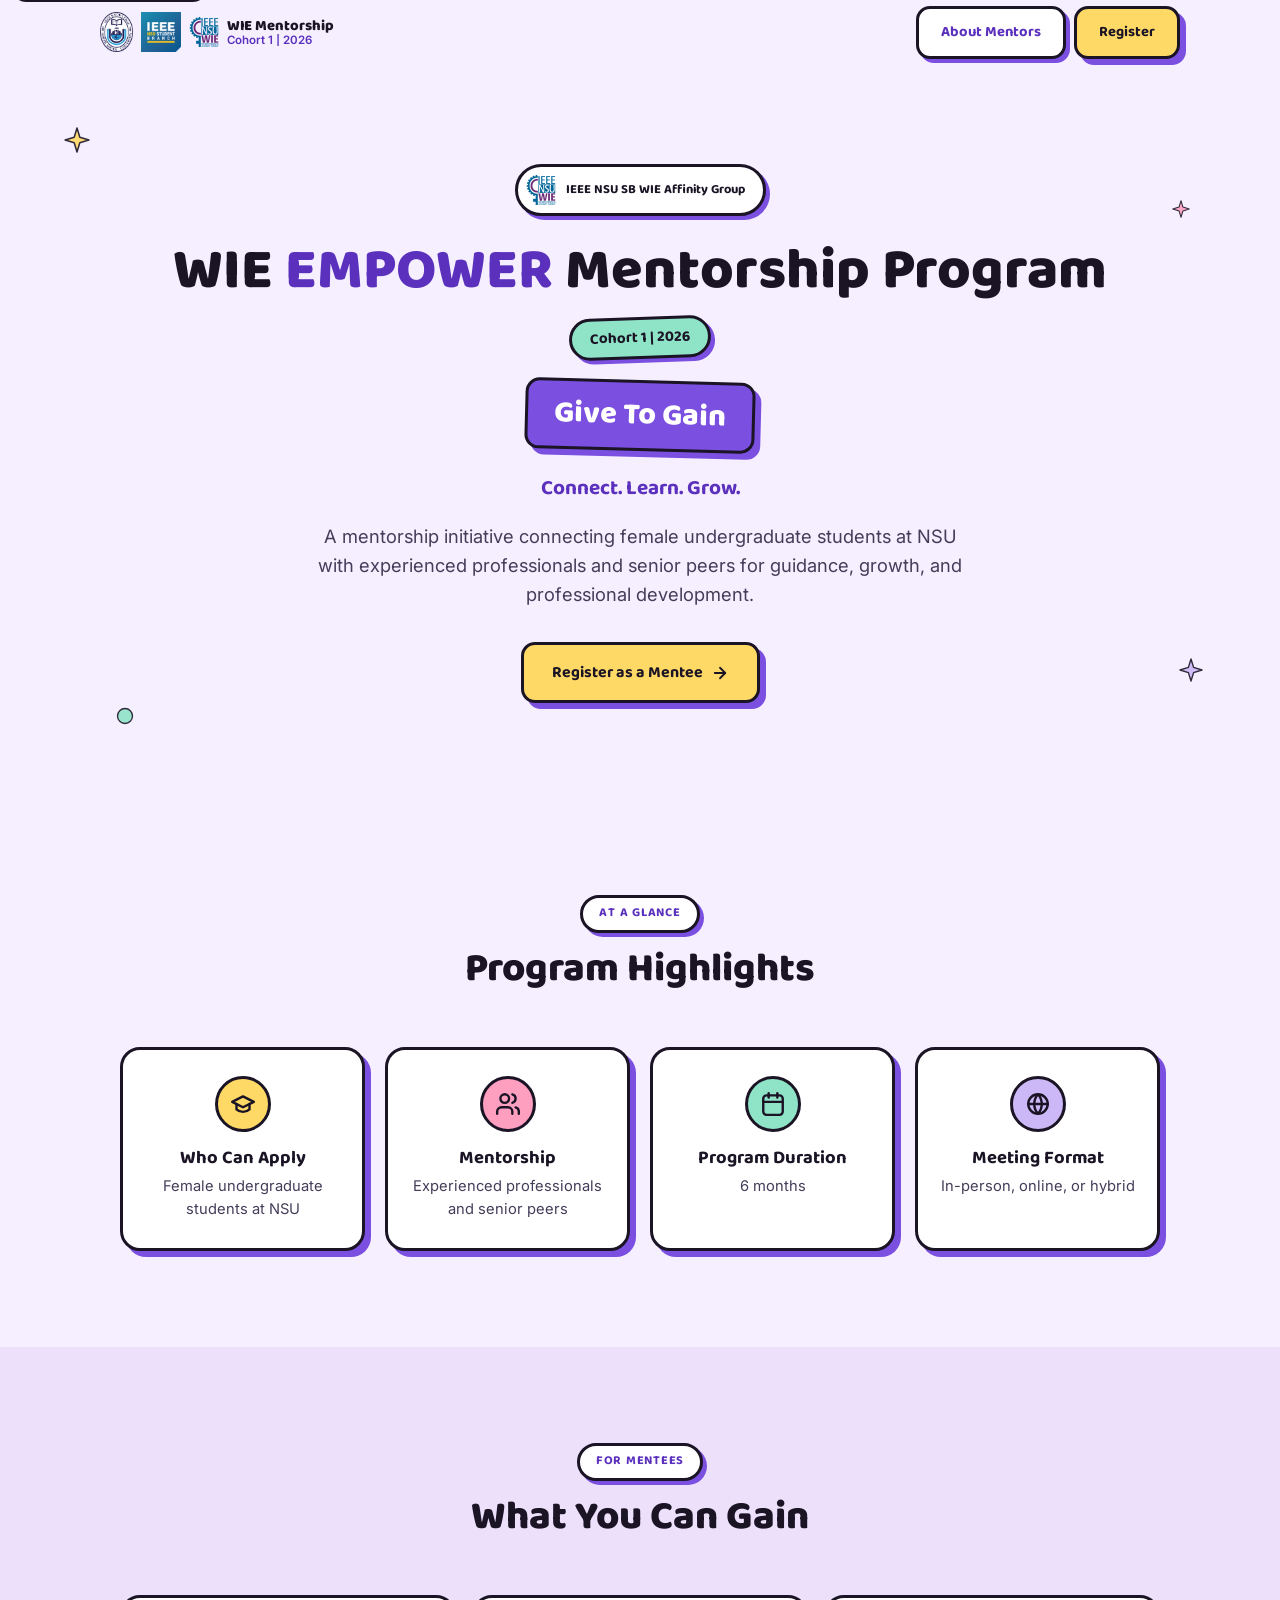
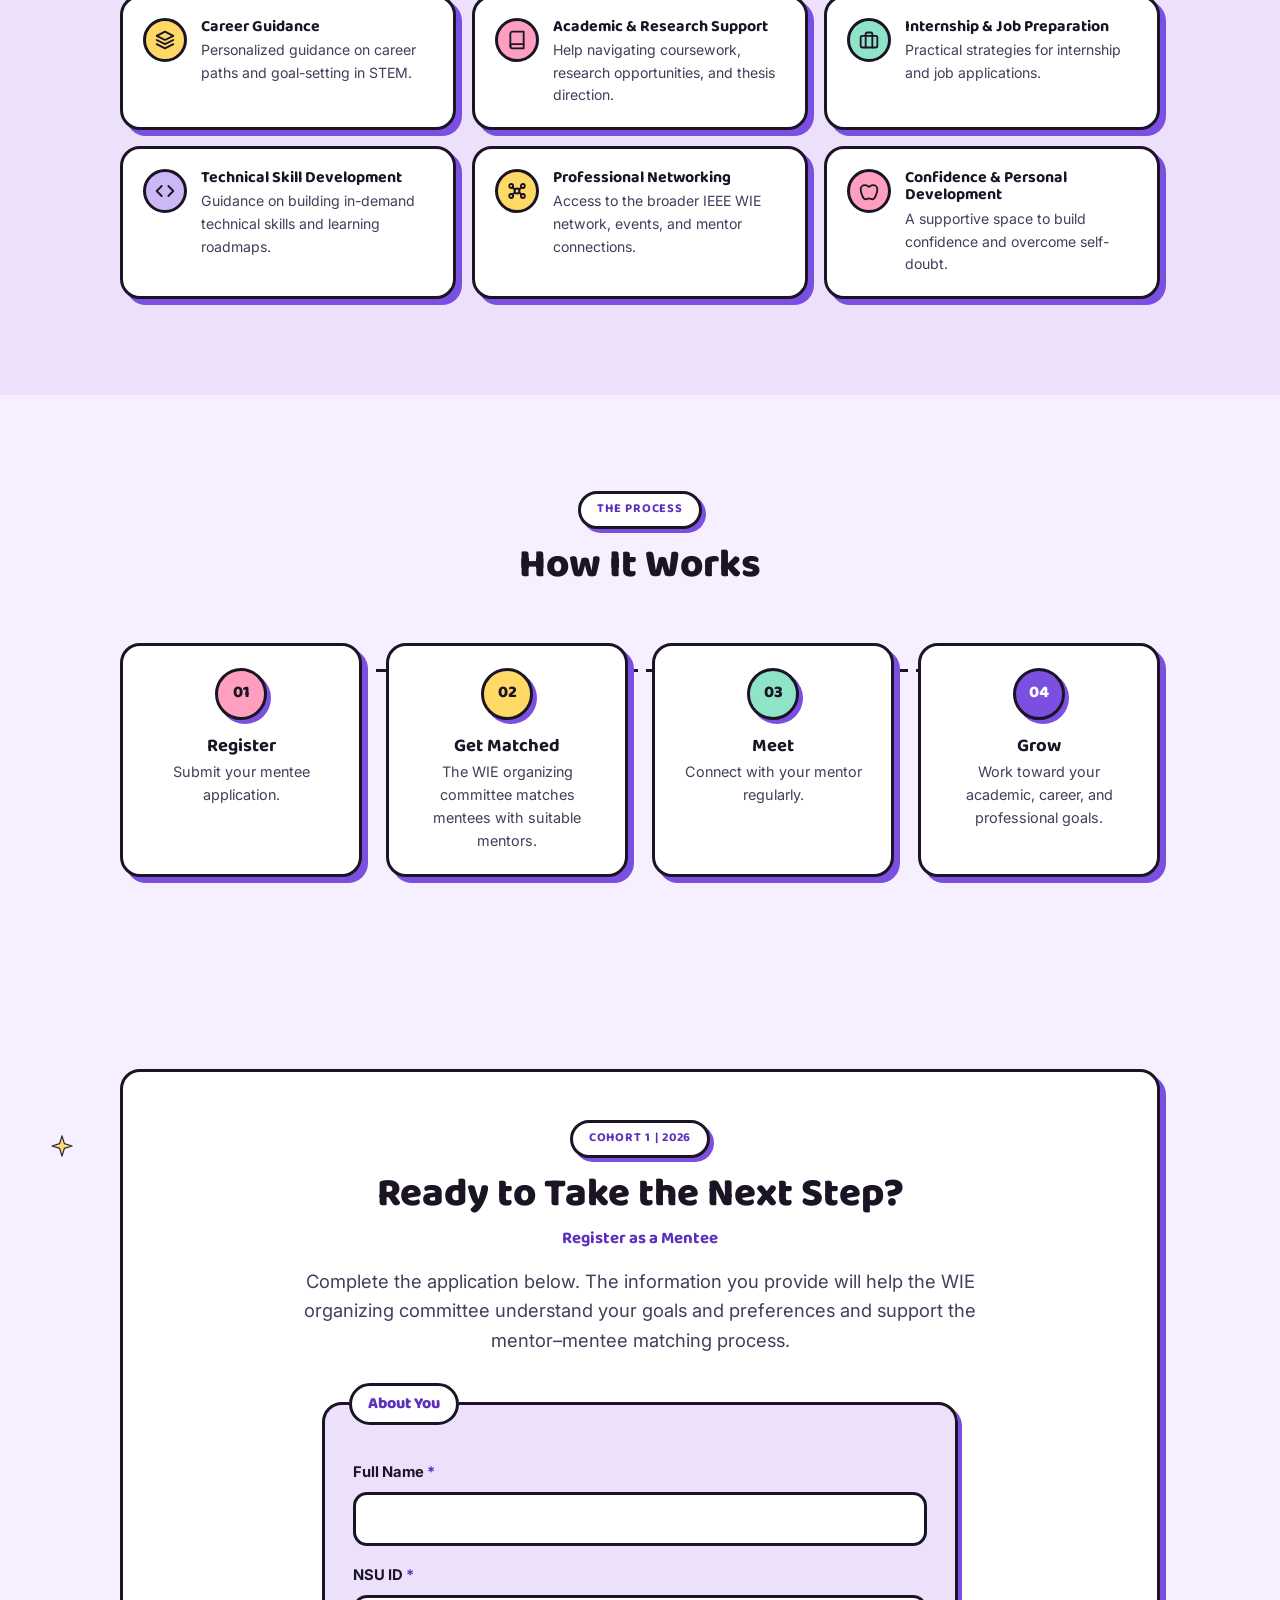
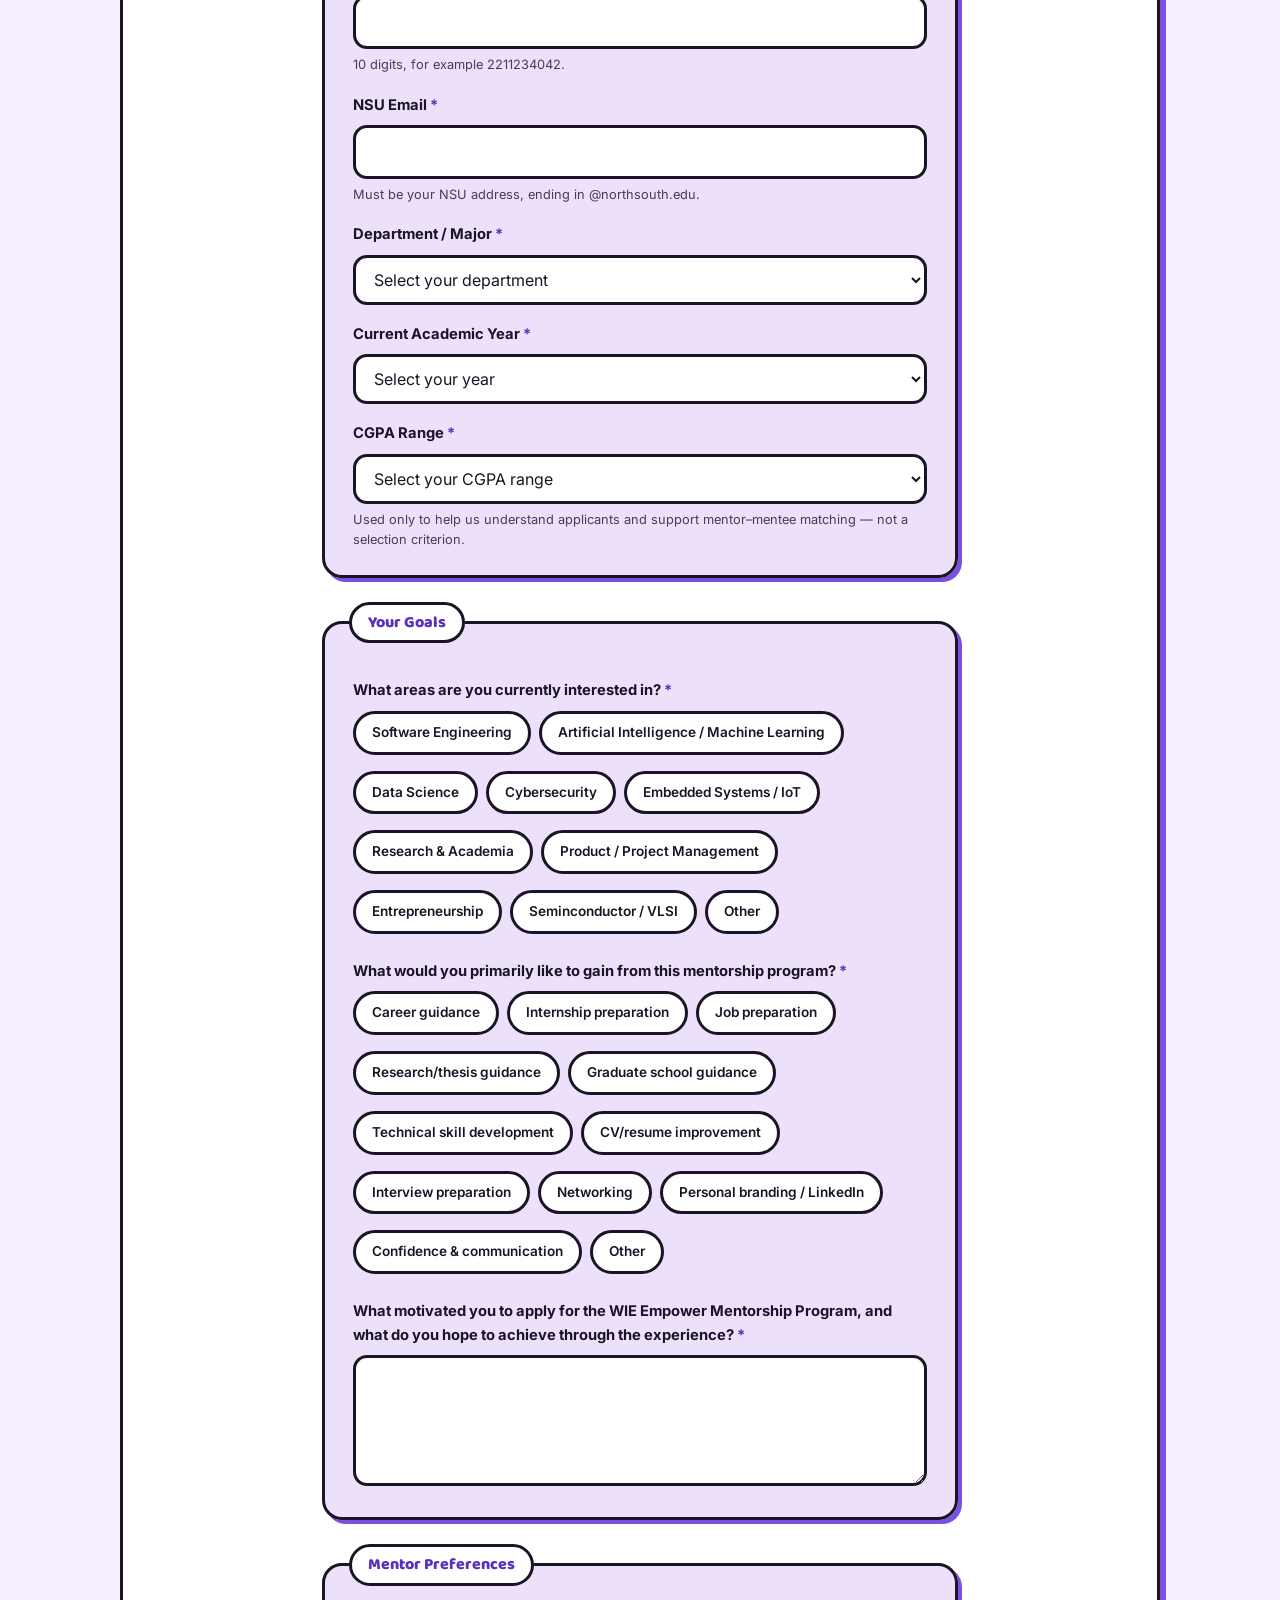
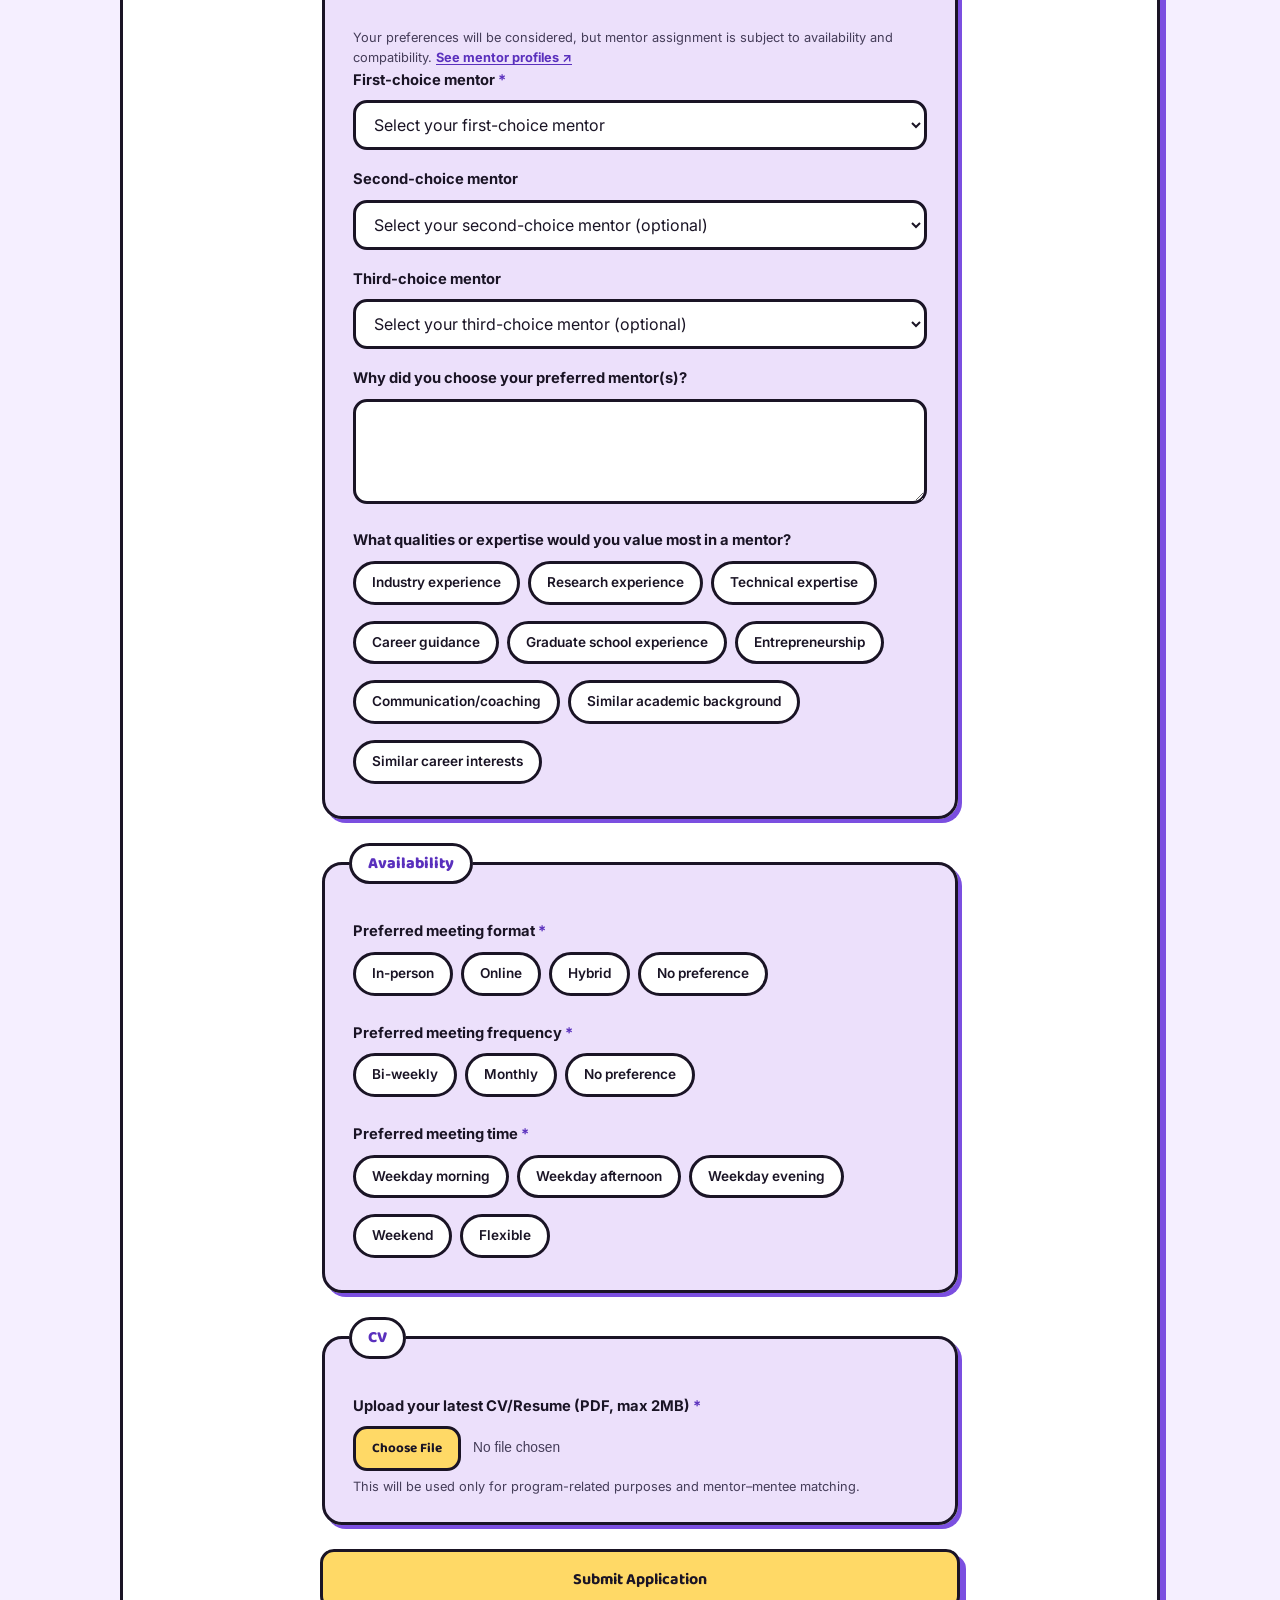
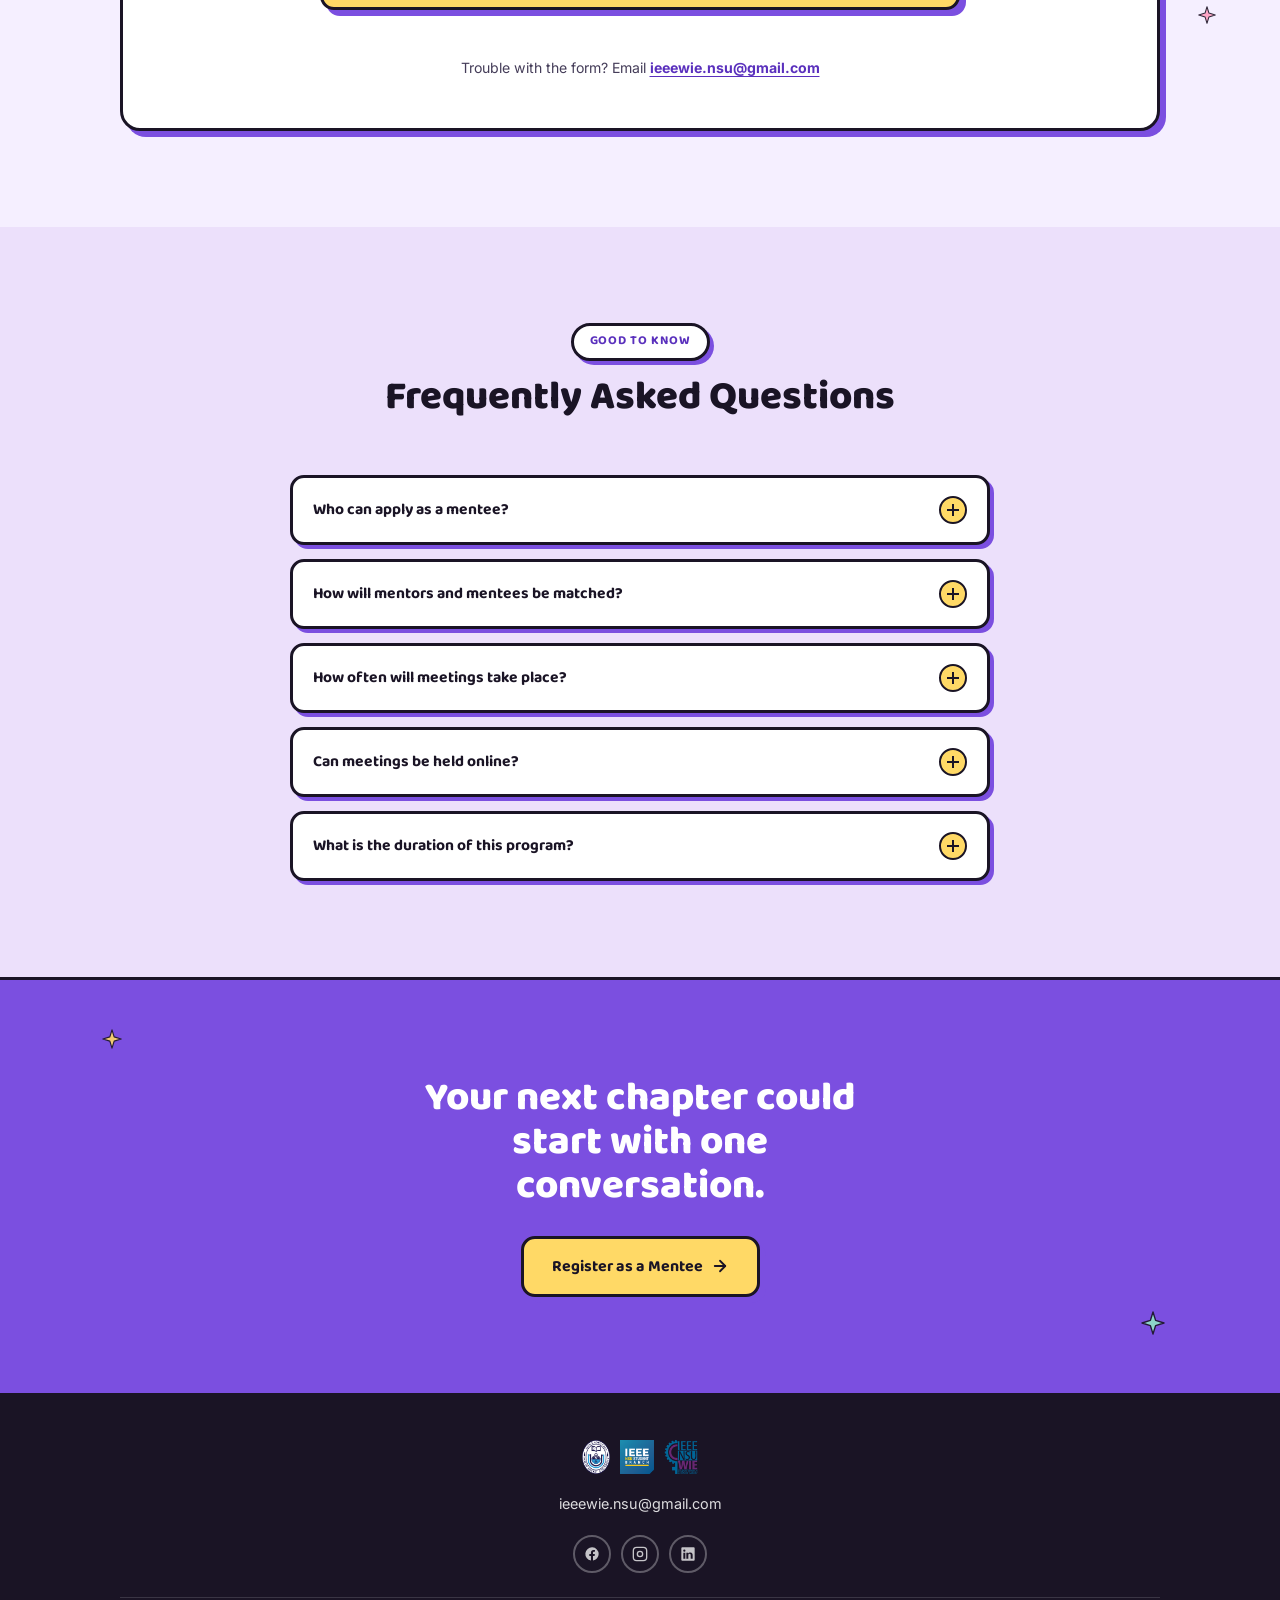
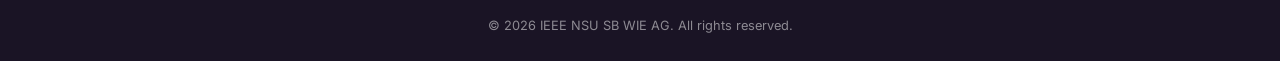
<file: index.html>
<!DOCTYPE html>
<html lang="en">
<head>
<meta charset="UTF-8" />
<meta name="viewport" content="width=device-width, initial-scale=1.0" />
<title>WIE Empower Mentorship Program — Cohort 1 | 2026</title>
<meta name="description" content="Register as a mentee in the WIE Empower Mentorship Program, Cohort 1 | 2026 — a mentorship initiative by the IEEE NSU SB WIE Affinity Group for female undergraduate students at NSU. Give To Gain." />

<link rel="icon" type="image/png" href="assets/images/favicon/favicon-96x96.png" sizes="96x96" />
<link rel="shortcut icon" href="assets/images/favicon/favicon.ico" />
<link rel="apple-touch-icon" sizes="180x180" href="assets/images/favicon/apple-touch-icon.png" />
<link rel="manifest" href="assets/images/favicon/site.webmanifest" />

<link rel="preconnect" href="https://fonts.googleapis.com" />
<link rel="preconnect" href="https://fonts.gstatic.com" crossorigin />
<link href="https://fonts.googleapis.com/css2?family=Baloo+2:wght@600;700;800&family=Inter:wght@400;500;600;700&display=swap" rel="stylesheet" />

<link rel="stylesheet" href="css/style.css" />
</head>
<body>

<a class="skip-link" href="#main">Skip to main content</a>

<!-- ============ HEADER ============ -->
<header class="site-header" id="siteHeader">
  <div class="container">
    <div class="brand">
      <img src="assets/images/nsu_logo.png" width="99" height="120" alt="IEEE NSU Student Branch logo" />
      <img src="assets/images/ieee-nsu-logo.png" width="120" height="120" alt="IEEE NSU Student Branch logo" />
      <img src="assets/images/wie-logo.png" width="120" height="120" alt="" aria-hidden="true" style="height:30px;" />
      <div class="brand-text">
        <strong>WIE Mentorship</strong>
        <span>Cohort 1 | 2026</span>
      </div>
    </div>
    <div class="header-actions">
      <a href="mentors.html" class="btn btn-ghost header-cta header-cta-secondary">About Mentors</a>
      <a href="#register" class="btn btn-primary header-cta">Register</a>
    </div>
  </div>
</header>

<main id="main">

  <!-- ============ HERO ============ -->
  <section class="hero">
    <svg class="deco deco--slow" style="top:8%; left:5%; width:26px; --rot:-8deg;" viewBox="0 0 24 24" aria-hidden="true"><path fill="#ffd966" stroke="#1a1425" stroke-width="1.4" stroke-linejoin="round" d="M12 1l2.6 8.4L23 12l-8.4 2.6L12 23l-2.6-8.4L1 12l8.4-2.6L12 1z"/></svg>
    <svg class="deco deco--fast" style="top:18%; right:7%; width:18px; --rot:10deg;" viewBox="0 0 24 24" aria-hidden="true"><path fill="#ff9fc0" stroke="#1a1425" stroke-width="1.4" stroke-linejoin="round" d="M12 1l2.6 8.4L23 12l-8.4 2.6L12 23l-2.6-8.4L1 12l8.4-2.6L12 1z"/></svg>
    <svg class="deco" style="bottom:10%; left:9%; width:20px; --rot:6deg;" viewBox="0 0 24 24" aria-hidden="true"><circle cx="12" cy="12" r="9" fill="#8fe3c7" stroke="#1a1425" stroke-width="1.6"/></svg>
    <svg class="deco deco--spin" style="bottom:16%; right:6%; width:24px; --rot:-6deg;" viewBox="0 0 24 24" aria-hidden="true"><path fill="#cdb8f7" stroke="#1a1425" stroke-width="1.4" stroke-linejoin="round" d="M12 1l2.6 8.4L23 12l-8.4 2.6L12 23l-2.6-8.4L1 12l8.4-2.6L12 1z"/></svg>

    <div class="container">
      <div class="hero-lockup" data-reveal>
        <img src="assets/images/wie-logo.png" width="120" height="120" alt="IEEE NSU SB WIE Affinity Group logo" />
        <span>IEEE NSU SB WIE Affinity Group</span>
      </div>

      <h1 data-reveal style="--reveal-delay:60ms;">WIE <span class="accent">EMPOWER </span>Mentorship Program</h1>

      <div data-reveal style="--reveal-delay:120ms;">
        <span class="hero-cohort">Cohort 1 | 2026</span>
      </div>

      <div data-reveal style="--reveal-delay:180ms;">
        <span class="hero-theme">Give To Gain</span>
      </div>

      <p class="hero-tagline" data-reveal style="--reveal-delay:220ms;">Connect. Learn. Grow.</p>

      <p class="lede" data-reveal style="--reveal-delay:260ms;">A mentorship initiative connecting female undergraduate students at NSU with experienced professionals and senior peers for guidance, growth, and professional development.</p>

      <div class="hero-actions" data-reveal style="--reveal-delay:320ms;">
        <a href="#register" class="btn btn-primary">
          Register as a Mentee
          <svg viewBox="0 0 24 24" fill="none" stroke="currentColor" stroke-width="2.4" stroke-linecap="round" stroke-linejoin="round"><line x1="5" y1="12" x2="19" y2="12"></line><polyline points="12 5 19 12 12 19"></polyline></svg>
        </a>
      </div>
    </div>
  </section>

  <!-- ============ PROGRAM HIGHLIGHTS ============ -->
  <section class="section" id="highlights">
    <div class="container">
      <div class="section-head" data-reveal>
        <span class="eyebrow">At a Glance</span>
        <h2>Program Highlights</h2>
      </div>

      <div class="highlight-grid">
        <article class="highlight-card panel" data-reveal>
          <div class="icon-badge">
            <svg viewBox="0 0 24 24" fill="none" stroke="#1a1425" stroke-width="2.2" stroke-linecap="round" stroke-linejoin="round"><path d="M22 10 12 5 2 10l10 5 10-5z"></path><path d="M6 12v5c3 3 9 3 12 0v-5"></path></svg>
          </div>
          <h3>Who Can Apply</h3>
          <p>Female undergraduate students at NSU</p>
        </article>

        <article class="highlight-card panel" data-reveal style="--reveal-delay:80ms;">
          <div class="icon-badge">
            <svg viewBox="0 0 24 24" fill="none" stroke="#1a1425" stroke-width="2.2" stroke-linecap="round" stroke-linejoin="round"><path d="M16 21v-2a4 4 0 0 0-4-4H6a4 4 0 0 0-4 4v2"></path><circle cx="9" cy="7" r="4"></circle><path d="M22 21v-2a4 4 0 0 0-3-3.87"></path><path d="M16 3.13a4 4 0 0 1 0 7.75"></path></svg>
          </div>
          <h3>Mentorship</h3>
          <p>Experienced professionals and senior peers</p>
        </article>

        <article class="highlight-card panel" data-reveal style="--reveal-delay:160ms;">
          <div class="icon-badge">
            <svg viewBox="0 0 24 24" fill="none" stroke="#1a1425" stroke-width="2.2" stroke-linecap="round" stroke-linejoin="round"><rect x="3" y="4" width="18" height="18" rx="3"></rect><line x1="16" y1="2" x2="16" y2="6"></line><line x1="8" y1="2" x2="8" y2="6"></line><line x1="3" y1="10" x2="21" y2="10"></line></svg>
          </div>
          <h3>Program Duration</h3>
          <p>6 months</p>
        </article>

        <article class="highlight-card panel" data-reveal style="--reveal-delay:240ms;">
          <div class="icon-badge">
            <svg viewBox="0 0 24 24" fill="none" stroke="#1a1425" stroke-width="2.2" stroke-linecap="round" stroke-linejoin="round"><circle cx="12" cy="12" r="9"></circle><line x1="3" y1="12" x2="21" y2="12"></line><path d="M12 3a13.5 13.5 0 0 1 3.5 9A13.5 13.5 0 0 1 12 21 13.5 13.5 0 0 1 8.5 12 13.5 13.5 0 0 1 12 3z"></path></svg>
          </div>
          <h3>Meeting Format</h3>
          <p>In-person, online, or hybrid</p>
        </article>
      </div>
    </div>
  </section>

  <!-- ============ WHAT YOU CAN GAIN ============ -->
  <section class="section" id="gain" style="background:var(--bg-panel);">
    <div class="container">
      <div class="section-head" data-reveal>
        <span class="eyebrow">For Mentees</span>
        <h2>What You Can Gain</h2>
      </div>

      <div class="gain-grid">
        <article class="gain-card panel" data-reveal>
          <div class="icon-badge">
            <svg viewBox="0 0 24 24" fill="none" stroke="#1a1425" stroke-width="2.2" stroke-linecap="round" stroke-linejoin="round"><path d="M12 2 2 7l10 5 10-5-10-5z"></path><path d="M2 17l10 5 10-5"></path><path d="M2 12l10 5 10-5"></path></svg>
          </div>
          <div>
            <h3>Career Guidance</h3>
            <p>Personalized guidance on career paths and goal-setting in STEM.</p>
          </div>
        </article>

        <article class="gain-card panel" data-reveal style="--reveal-delay:60ms;">
          <div class="icon-badge">
            <svg viewBox="0 0 24 24" fill="none" stroke="#1a1425" stroke-width="2.2" stroke-linecap="round" stroke-linejoin="round"><path d="M4 19.5A2.5 2.5 0 0 1 6.5 17H20"></path><path d="M6.5 2H20v20H6.5A2.5 2.5 0 0 1 4 19.5v-15A2.5 2.5 0 0 1 6.5 2z"></path></svg>
          </div>
          <div>
            <h3>Academic &amp; Research Support</h3>
            <p>Help navigating coursework, research opportunities, and thesis direction.</p>
          </div>
        </article>

        <article class="gain-card panel" data-reveal style="--reveal-delay:120ms;">
          <div class="icon-badge">
            <svg viewBox="0 0 24 24" fill="none" stroke="#1a1425" stroke-width="2.2" stroke-linecap="round" stroke-linejoin="round"><rect x="2" y="7" width="20" height="14" rx="2"></rect><path d="M16 21V5a2 2 0 0 0-2-2h-4a2 2 0 0 0-2 2v16"></path></svg>
          </div>
          <div>
            <h3>Internship &amp; Job Preparation</h3>
            <p>Practical strategies for internship and job applications.</p>
          </div>
        </article>

        <article class="gain-card panel" data-reveal style="--reveal-delay:180ms;">
          <div class="icon-badge">
            <svg viewBox="0 0 24 24" fill="none" stroke="#1a1425" stroke-width="2.2" stroke-linecap="round" stroke-linejoin="round"><polyline points="16 18 22 12 16 6"></polyline><polyline points="8 6 2 12 8 18"></polyline></svg>
          </div>
          <div>
            <h3>Technical Skill Development</h3>
            <p>Guidance on building in-demand technical skills and learning roadmaps.</p>
          </div>
        </article>

        <article class="gain-card panel" data-reveal style="--reveal-delay:240ms;">
          <div class="icon-badge">
            <svg viewBox="0 0 24 24" fill="none" stroke="#1a1425" stroke-width="2.2" stroke-linecap="round" stroke-linejoin="round"><circle cx="12" cy="12" r="3"></circle><circle cx="5" cy="6" r="2.4"></circle><circle cx="19" cy="6" r="2.4"></circle><circle cx="5" cy="18" r="2.4"></circle><circle cx="19" cy="18" r="2.4"></circle><line x1="9.5" y1="10.5" x2="6.5" y2="7.5"></line><line x1="14.5" y1="10.5" x2="17.5" y2="7.5"></line><line x1="9.5" y1="13.5" x2="6.5" y2="16.5"></line><line x1="14.5" y1="13.5" x2="17.5" y2="16.5"></line></svg>
          </div>
          <div>
            <h3>Professional Networking</h3>
            <p>Access to the broader IEEE WIE network, events, and mentor connections.</p>
          </div>
        </article>

        <article class="gain-card panel" data-reveal style="--reveal-delay:300ms;">
          <div class="icon-badge">
            <svg viewBox="0 0 24 24" fill="none" stroke="#1a1425" stroke-width="2.2" stroke-linecap="round" stroke-linejoin="round"><path d="M12 20.94c1.5 0 2.75 1.06 4 1.06 3 0 6-8 6-12.22A4.91 4.91 0 0 0 17 5c-2.22 0-4 1.44-5 2-1-.56-2.78-2-5-2a4.9 4.9 0 0 0-5 4.78C2 14 5 22 8 22c1.25 0 2.5-1.06 4-1.06z"></path></svg>
          </div>
          <div>
            <h3>Confidence &amp; Personal Development</h3>
            <p>A supportive space to build confidence and overcome self-doubt.</p>
          </div>
        </article>
      </div>
    </div>
  </section>

  <!-- ============ HOW IT WORKS ============ -->
  <section class="section" id="how-it-works">
    <div class="container">
      <div class="section-head" data-reveal>
        <span class="eyebrow">The Process</span>
        <h2>How It Works</h2>
      </div>

      <div class="steps">
        <div class="step-connector" aria-hidden="true"></div>

        <div class="step-card panel" data-reveal>
          <div class="step-num">01</div>
          <div class="step-body">
            <h3>Register</h3>
            <p>Submit your mentee application.</p>
          </div>
        </div>

        <div class="step-card panel" data-reveal style="--reveal-delay:80ms;">
          <div class="step-num">02</div>
          <div class="step-body">
            <h3>Get Matched</h3>
            <p>The WIE organizing committee matches mentees with suitable mentors.</p>
          </div>
        </div>

        <div class="step-card panel" data-reveal style="--reveal-delay:160ms;">
          <div class="step-num">03</div>
          <div class="step-body">
            <h3>Meet</h3>
            <p>Connect with your mentor regularly.</p>
          </div>
        </div>

        <div class="step-card panel" data-reveal style="--reveal-delay:240ms;">
          <div class="step-num">04</div>
          <div class="step-body">
            <h3>Grow</h3>
            <p>Work toward your academic, career, and professional goals.</p>
          </div>
        </div>
      </div>
    </div>
  </section>

  <!-- ============ REGISTRATION ============ -->
  <section class="section register-section" id="register">
    <svg class="deco deco--slow" style="top:4%; left:4%; width:22px; --rot:-10deg;" viewBox="0 0 24 24" aria-hidden="true"><path fill="#ffd966" stroke="#1a1425" stroke-width="1.4" stroke-linejoin="round" d="M12 1l2.6 8.4L23 12l-8.4 2.6L12 23l-2.6-8.4L1 12l8.4-2.6L12 1z"/></svg>
    <svg class="deco deco--fast" style="bottom:5%; right:5%; width:18px; --rot:8deg;" viewBox="0 0 24 24" aria-hidden="true"><path fill="#ff9fc0" stroke="#1a1425" stroke-width="1.4" stroke-linejoin="round" d="M12 1l2.6 8.4L23 12l-8.4 2.6L12 23l-2.6-8.4L1 12l8.4-2.6L12 1z"/></svg>

    <div class="container">
      <div class="register-panel panel" data-reveal>
        <span class="eyebrow">Cohort 1 | 2026</span>
        <h2>Ready to Take the Next Step?</h2>
        <p class="section-sub">Register as a Mentee</p>
        <p class="lede">Complete the application below. The information you provide will help the WIE organizing committee understand your goals and preferences and support the mentor–mentee matching process.</p>

        <form id="registrationForm" class="reg-form" novalidate>

          <fieldset class="form-section">
            <legend>About You</legend>

            <div class="form-field">
              <label for="fullName">Full Name <span class="req">*</span></label>
              <input type="text" id="fullName" name="fullName" autocomplete="name" required />
            </div>

            <div class="form-field">
              <label for="nsuId">NSU ID <span class="req">*</span></label>
              <!-- inputmode only picks the phone keyboard; pattern is what actually
                   validates. Keep in sync with NSU_ID_PATTERN in apps-script/Code.gs. -->
              <input type="text" id="nsuId" name="nsuId" inputmode="numeric"
                     pattern="[0-9]{10}" minlength="10" maxlength="10"
                     autocomplete="off" required />
              <p class="field-hint">10 digits, for example 2211234042.</p>
              <p class="field-error is-hidden" id="nsuIdError"></p>
            </div>

            <div class="form-field">
              <label for="nsuEmail">NSU Email <span class="req">*</span></label>
              <!-- The @northsouth.edu rule lives in js/form.js rather than in a pattern
                   attribute, so the domain can be matched case-insensitively, and again in
                   apps-script/Code.gs because this one is trivially bypassed. -->
              <input type="email" id="nsuEmail" name="nsuEmail" autocomplete="email" required />
              <p class="field-hint">Must be your NSU address, ending in @northsouth.edu.</p>
              <p class="field-error is-hidden" id="nsuEmailError"></p>
            </div>

            <div class="form-field">
              <label for="department">Department / Major <span class="req">*</span></label>
              <select id="department" name="department" required></select>
            </div>

            <div class="form-field">
              <label for="academicYear">Current Academic Year <span class="req">*</span></label>
              <select id="academicYear" name="academicYear" required></select>
            </div>

            <div class="form-field">
              <label for="cgpaRange">CGPA Range <span class="req">*</span></label>
              <select id="cgpaRange" name="cgpaRange" required></select>
              <p class="field-hint">Used only to help us understand applicants and support mentor–mentee matching — not a selection criterion.</p>
            </div>
          </fieldset>

          <fieldset class="form-section">
            <legend>Your Goals</legend>

            <div class="form-field">
              <span class="form-field-label">What areas are you currently interested in? <span class="req">*</span></span>
              <div class="checkbox-grid" id="interestAreasGroup"></div>
              <input type="text" id="interestAreasOther" class="other-input is-hidden" placeholder="Tell us more" />
            </div>

            <div class="form-field">
              <span class="form-field-label">What would you primarily like to gain from this mentorship program? <span class="req">*</span></span>
              <div class="checkbox-grid" id="goalsGroup"></div>
              <input type="text" id="goalsOther" class="other-input is-hidden" placeholder="Tell us more" />
            </div>

            <div class="form-field">
              <label for="whyJoin">What motivated you to apply for the WIE Empower Mentorship Program, and what do you hope to achieve through the experience? <span class="req">*</span></label>
              <textarea id="whyJoin" name="whyJoin" rows="4" required></textarea>
            </div>
          </fieldset>

          <fieldset class="form-section">
            <legend>Mentor Preferences</legend>
            <p class="field-hint">Your preferences will be considered, but mentor assignment is subject to availability and compatibility. <a href="mentors.html" target="_blank" rel="noopener noreferrer">See mentor profiles ↗</a></p>

            <div class="form-field">
              <label for="mentorChoice1">First-choice mentor <span class="req">*</span></label>
              <select id="mentorChoice1" name="mentorChoice1" required></select>
            </div>

            <div class="form-field">
              <label for="mentorChoice2">Second-choice mentor</label>
              <select id="mentorChoice2" name="mentorChoice2"></select>
            </div>

            <div class="form-field">
              <label for="mentorChoice3">Third-choice mentor</label>
              <select id="mentorChoice3" name="mentorChoice3"></select>
            </div>

            <p class="field-error is-hidden" id="mentorChoiceError">Please choose a different mentor for each preference.</p>

            <div class="form-field">
              <label for="whyMentor">Why did you choose your preferred mentor(s)?</label>
              <textarea id="whyMentor" name="whyMentor" rows="3"></textarea>
            </div>

            <div class="form-field">
              <span class="form-field-label">What qualities or expertise would you value most in a mentor?</span>
              <div class="checkbox-grid" id="mentorQualitiesGroup"></div>
            </div>
          </fieldset>

          <fieldset class="form-section">
            <legend>Availability</legend>

            <div class="form-field">
              <span class="form-field-label" id="meetingFormatLabel">Preferred meeting format <span class="req">*</span></span>
              <div class="radio-grid" id="meetingFormatGroup" role="radiogroup"
                   aria-required="true" aria-labelledby="meetingFormatLabel"></div>
              <p class="field-error is-hidden" id="meetingFormatError">Please choose a meeting format.</p>
            </div>

            <div class="form-field">
              <span class="form-field-label" id="meetingFrequencyLabel">Preferred meeting frequency <span class="req">*</span></span>
              <div class="radio-grid" id="meetingFrequencyGroup" role="radiogroup"
                   aria-required="true" aria-labelledby="meetingFrequencyLabel"></div>
              <p class="field-error is-hidden" id="meetingFrequencyError">Please choose how often you'd like to meet.</p>
            </div>

            <div class="form-field">
              <span class="form-field-label" id="meetingTimeLabel">Preferred meeting time <span class="req">*</span></span>
              <div class="radio-grid" id="meetingTimeGroup" role="radiogroup"
                   aria-required="true" aria-labelledby="meetingTimeLabel"></div>
              <p class="field-error is-hidden" id="meetingTimeError">Please choose a preferred meeting time.</p>
            </div>
          </fieldset>

          <fieldset class="form-section">
            <legend>CV</legend>

            <div class="form-field">
              <label for="cvFile">Upload your latest CV/Resume (PDF, max 2MB) <span class="req">*</span></label>
              <input type="file" id="cvFile" name="cvFile" accept="application/pdf" required />
              <p class="field-hint">This will be used only for program-related purposes and mentor–mentee matching.</p>
              <p class="field-hint is-hidden" id="cvSizeNote"></p>
              <p class="field-error is-hidden" id="cvFileError"></p>
            </div>
          </fieldset>

          <div class="form-submit">
            <button type="submit" class="btn btn-primary btn-block" id="submitBtn">
              <span class="btn-label">Submit Application</span>
            </button>
            <div class="form-progress is-hidden" id="formProgress">
              <!-- Indeterminate by design: a percentage is not obtainable here. See the
                   "Submit progress" comment in js/form.js before changing this. -->
              <div class="form-progress-track" role="progressbar" aria-labelledby="formProgressLabel"></div>
              <p class="form-progress-label" id="formProgressLabel">Sending your application…</p>
            </div>
            <p class="form-status" id="formStatus" role="status" aria-live="polite"></p>
          </div>
        </form>

        <p class="form-help">Trouble with the form? Email <a id="formHelpEmail" href="#"></a></p>
      </div>
    </div>
  </section>

  <!-- ============ FAQ ============ -->
  <section class="section" id="faq" style="background:var(--bg-panel);">
    <div class="container">
      <div class="section-head" data-reveal>
        <span class="eyebrow">Good to Know</span>
        <h2>Frequently Asked Questions</h2>
      </div>

      <div class="faq-list" data-reveal>
        <div class="faq-item">
          <button class="faq-question" aria-expanded="false">
            Who can apply as a mentee?
            <span class="plus"></span>
          </button>
          <div class="faq-answer">
            <div class="faq-answer-inner">
              <p>Female undergraduate students at NSU.</p>
            </div>
          </div>
        </div>

        <div class="faq-item">
          <button class="faq-question" aria-expanded="false">
            How will mentors and mentees be matched?
            <span class="plus"></span>
          </button>
          <div class="faq-answer">
            <div class="faq-answer-inner">
              <p>The WIE organizing committee will match participants based on compatibility, goals, interests, and preferences.</p>
            </div>
          </div>
        </div>

        <div class="faq-item">
          <button class="faq-question" aria-expanded="false">
            How often will meetings take place?
            <span class="plus"></span>
          </button>
          <div class="faq-answer">
            <div class="faq-answer-inner">
              <p>Bi-weekly or monthly, depending on the mentor–mentee arrangement.</p>
            </div>
          </div>
        </div>

        <div class="faq-item">
          <button class="faq-question" aria-expanded="false">
            Can meetings be held online?
            <span class="plus"></span>
          </button>
          <div class="faq-answer">
            <div class="faq-answer-inner">
              <p>Yes. Meetings may be in-person, virtual, or hybrid.</p>
            </div>
          </div>
        </div>

        <div class="faq-item">
          <button class="faq-question" aria-expanded="false">
            What is the duration of this program?
            <span class="plus"></span>
          </button>
          <div class="faq-answer">
            <div class="faq-answer-inner">
              <p>The duration is six months.</p>
            </div>
          </div>
        </div>
      </div>
    </div>
  </section>

  <!-- ============ FINAL CTA ============ -->
  <section class="final-cta">
    <svg class="deco deco--slow" style="top:12%; left:8%; width:20px; --rot:-8deg;" viewBox="0 0 24 24" aria-hidden="true"><path fill="#ffd966" stroke="#1a1425" stroke-width="1.4" stroke-linejoin="round" d="M12 1l2.6 8.4L23 12l-8.4 2.6L12 23l-2.6-8.4L1 12l8.4-2.6L12 1z"/></svg>
    <svg class="deco deco--fast" style="bottom:14%; right:9%; width:24px; --rot:10deg;" viewBox="0 0 24 24" aria-hidden="true"><path fill="#8fe3c7" stroke="#1a1425" stroke-width="1.4" stroke-linejoin="round" d="M12 1l2.6 8.4L23 12l-8.4 2.6L12 23l-2.6-8.4L1 12l8.4-2.6L12 1z"/></svg>

    <div class="container" data-reveal>
      <h2>Your next chapter could start with one conversation.</h2>
      <a href="#register" class="btn btn-primary">
        Register as a Mentee
        <svg viewBox="0 0 24 24" fill="none" stroke="currentColor" stroke-width="2.4" stroke-linecap="round" stroke-linejoin="round"><line x1="5" y1="12" x2="19" y2="12"></line><polyline points="12 5 19 12 12 19"></polyline></svg>
      </a>
    </div>
  </section>

</main>

<!-- ============ FOOTER ============ -->
<footer class="site-footer">
  <div class="container">
    <div class="footer-brand">
      <img src="assets/images/nsu_logo.png" width="99" height="120" alt="IEEE NSU Student Branch logo" />
      <img src="assets/images/ieee-nsu-logo.png" width="120" height="120" alt="IEEE NSU Student Branch logo" />
      <img src="assets/images/wie-logo.png" width="120" height="120" alt="" aria-hidden="true" />
      <!-- <strong>IEEE NSU SB WIE Affinity Group</strong> -->
    </div>

    <div class="footer-contact">
      <a href="mailto:ieeewie.nsu@gmail.com" class="js-contact-email">ieeewie.nsu@gmail.com</a>
      
    </div>

    <div class="footer-social">
      <a href="#" class="js-social-facebook" aria-label="Facebook" target="_blank" rel="noopener noreferrer">
        <svg viewBox="0 0 24 24" fill="currentColor"><path d="M22 12a10 10 0 1 0-11.6 9.9v-7H7.9V12h2.5V9.8c0-2.5 1.5-3.9 3.8-3.9 1.1 0 2.2.2 2.2.2v2.5h-1.3c-1.2 0-1.6.8-1.6 1.6V12h2.8l-.4 2.9h-2.4v7A10 10 0 0 0 22 12z"></path></svg>
      </a>
      <a href="#" class="js-social-instagram" aria-label="Instagram" target="_blank" rel="noopener noreferrer">
        <svg viewBox="0 0 24 24" fill="none" stroke="currentColor" stroke-width="2"><rect x="2" y="2" width="20" height="20" rx="5"></rect><circle cx="12" cy="12" r="4"></circle><line x1="17.5" y1="6.5" x2="17.5" y2="6.5"></line></svg>
      </a>
      <a href="#" class="js-social-linkedin" aria-label="LinkedIn" target="_blank" rel="noopener noreferrer">
        <svg viewBox="0 0 24 24" fill="currentColor"><path d="M20.5 2h-17A1.5 1.5 0 0 0 2 3.5v17A1.5 1.5 0 0 0 3.5 22h17a1.5 1.5 0 0 0 1.5-1.5v-17A1.5 1.5 0 0 0 20.5 2zM8 19H5v-9h3zM6.5 8.7A1.7 1.7 0 1 1 6.5 5.3a1.7 1.7 0 0 1 0 3.4zM19 19h-3v-4.7c0-1.1 0-2.6-1.6-2.6s-1.9 1.2-1.9 2.5V19h-3v-9h2.9v1.3h.1c.4-.8 1.4-1.6 2.9-1.6 3.1 0 3.6 2 3.6 4.6z"></path></svg>
      </a>
    </div>

    <div class="footer-bottom">© 2026 IEEE NSU SB WIE AG. All rights reserved.</div>
  </div>
</footer>

<script src="js/config.js"></script>
<script src="js/form.js"></script>
<script src="js/main.js"></script>
</body>
</html>
</file>
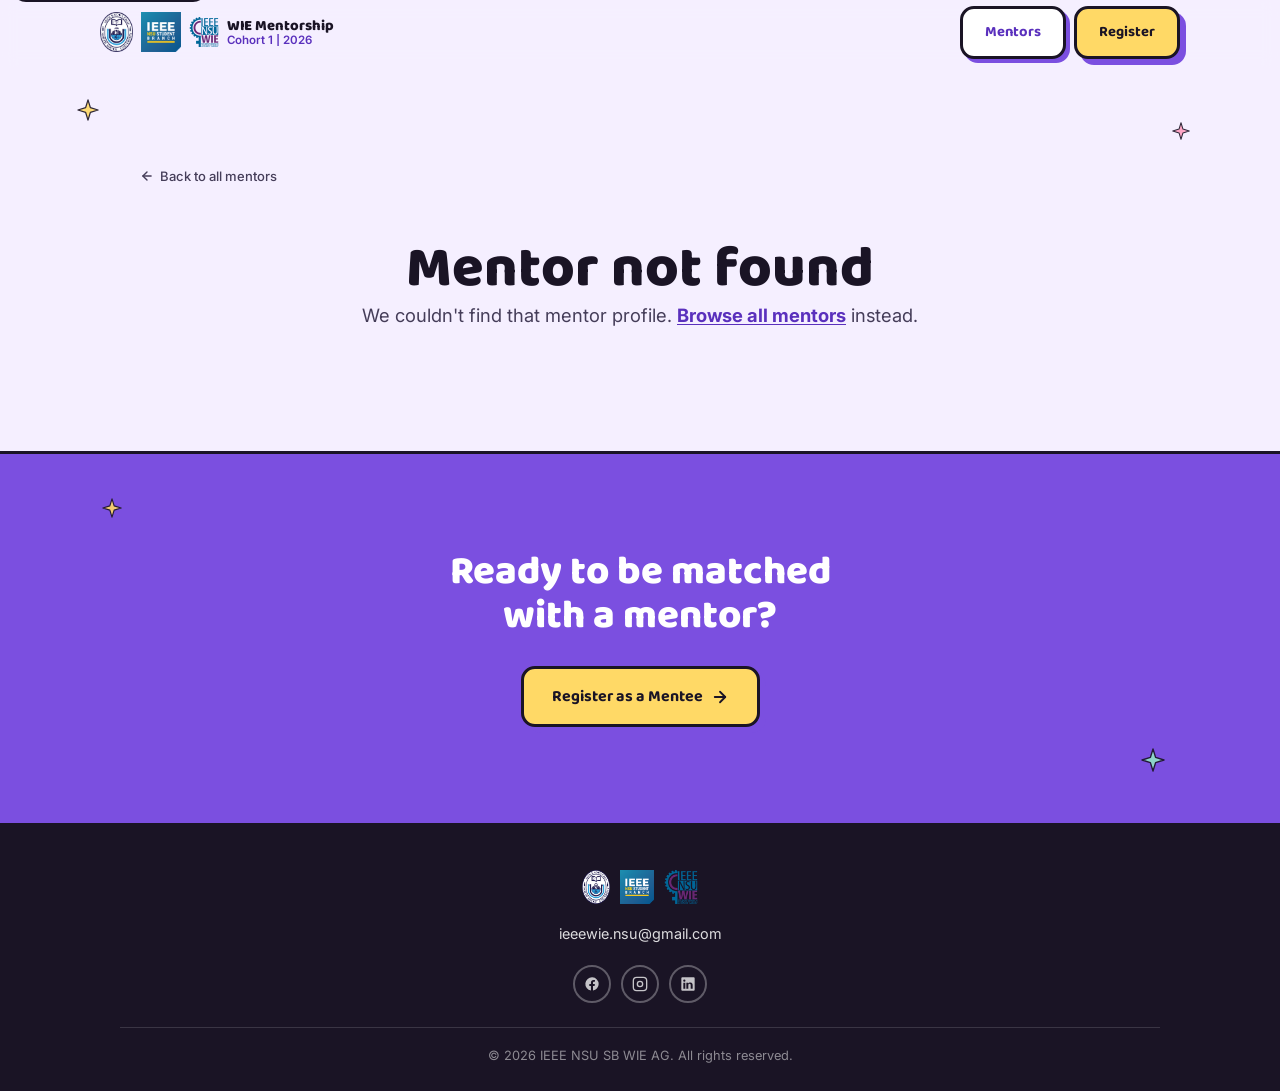
<file: mentor.html>
<!DOCTYPE html>
<html lang="en">
<head>
<meta charset="UTF-8" />
<meta name="viewport" content="width=device-width, initial-scale=1.0" />
<title id="pageTitle">Mentor Profile — INSB WIE Mentorship Program</title>
<meta id="pageDescription" name="description" content="Mentor profile — INSB WIE Mentorship Program, Cohort 1 | 2026." />

<link rel="icon" type="image/png" href="assets/images/favicon/favicon-96x96.png" sizes="96x96" />
<link rel="shortcut icon" href="assets/images/favicon/favicon.ico" />
<link rel="apple-touch-icon" sizes="180x180" href="assets/images/favicon/apple-touch-icon.png" />
<link rel="manifest" href="assets/images/favicon/site.webmanifest" />

<link rel="preconnect" href="https://fonts.googleapis.com" />
<link rel="preconnect" href="https://fonts.gstatic.com" crossorigin />
<link href="https://fonts.googleapis.com/css2?family=Baloo+2:wght@600;700;800&family=Inter:wght@400;500;600;700&display=swap" rel="stylesheet" />

<link rel="stylesheet" href="css/style.css" />
</head>
<body>

<a class="skip-link" href="#main">Skip to main content</a>

<!-- ============ HEADER ============ -->
<header class="site-header" id="siteHeader">
  <div class="container">
    <a href="index.html" class="brand">
      <img src="assets/images/nsu_logo.png" width="99" height="120" alt="IEEE NSU Student Branch logo" />
      <img src="assets/images/ieee-nsu-logo.png" width="120" height="120" alt="IEEE NSU Student Branch logo" />
      <img src="assets/images/wie-logo.png" width="120" height="120" alt="" aria-hidden="true" style="height:30px;" />
      <div class="brand-text">
        <strong>WIE Mentorship</strong>
        <span>Cohort 1 | 2026</span>
      </div>
    </a>
    <div class="header-actions">
      <a href="mentors.html" class="btn btn-ghost header-cta header-cta-secondary">Mentors</a>
      <a href="index.html#register" class="btn btn-primary header-cta">Register</a>
    </div>
  </div>
</header>

<main id="main">

  <!-- ============ MENTOR DETAIL ============ -->
  <section class="section">
    <svg class="deco deco--slow" style="top:8%; left:6%; width:22px; --rot:-8deg;" viewBox="0 0 24 24" aria-hidden="true"><path fill="#ffd966" stroke="#1a1425" stroke-width="1.4" stroke-linejoin="round" d="M12 1l2.6 8.4L23 12l-8.4 2.6L12 23l-2.6-8.4L1 12l8.4-2.6L12 1z"/></svg>
    <svg class="deco deco--fast" style="top:14%; right:7%; width:18px; --rot:10deg;" viewBox="0 0 24 24" aria-hidden="true"><path fill="#ff9fc0" stroke="#1a1425" stroke-width="1.4" stroke-linejoin="round" d="M12 1l2.6 8.4L23 12l-8.4 2.6L12 23l-2.6-8.4L1 12l8.4-2.6L12 1z"/></svg>

    <div class="mentor-profile">
      <a href="mentors.html" class="mentor-detail-back">
        <svg viewBox="0 0 24 24" fill="none" stroke="currentColor" stroke-width="2.4" stroke-linecap="round" stroke-linejoin="round" aria-hidden="true"><line x1="19" y1="12" x2="5" y2="12"></line><polyline points="12 19 5 12 12 5"></polyline></svg>
        Back to all mentors
      </a>

      <div id="mentorDetailContent"></div>

      <div id="mentorNotFound" class="mentor-not-found is-hidden">
        <h1>Mentor not found</h1>
        <p class="lede">We couldn't find that mentor profile. <a href="mentors.html">Browse all mentors</a> instead.</p>
      </div>
    </div>
  </section>

  <!-- ============ FINAL CTA ============ -->
  <section class="final-cta">
    <svg class="deco deco--slow" style="top:12%; left:8%; width:20px; --rot:-8deg;" viewBox="0 0 24 24" aria-hidden="true"><path fill="#ffd966" stroke="#1a1425" stroke-width="1.4" stroke-linejoin="round" d="M12 1l2.6 8.4L23 12l-8.4 2.6L12 23l-2.6-8.4L1 12l8.4-2.6L12 1z"/></svg>
    <svg class="deco deco--fast" style="bottom:14%; right:9%; width:24px; --rot:10deg;" viewBox="0 0 24 24" aria-hidden="true"><path fill="#8fe3c7" stroke="#1a1425" stroke-width="1.4" stroke-linejoin="round" d="M12 1l2.6 8.4L23 12l-8.4 2.6L12 23l-2.6-8.4L1 12l8.4-2.6L12 1z"/></svg>

    <div class="container" data-reveal>
      <h2>Ready to be matched with a mentor?</h2>
      <a href="index.html#register" class="btn btn-primary">
        Register as a Mentee
        <svg viewBox="0 0 24 24" fill="none" stroke="currentColor" stroke-width="2.4" stroke-linecap="round" stroke-linejoin="round"><line x1="5" y1="12" x2="19" y2="12"></line><polyline points="12 5 19 12 12 19"></polyline></svg>
      </a>
    </div>
  </section>

</main>

<!-- ============ FOOTER ============ -->
<footer class="site-footer">
  <div class="container">
    <div class="footer-brand">
        <img src="assets/images/nsu_logo.png" width="99" height="120" alt="IEEE NSU Student Branch logo" />
      <img src="assets/images/ieee-nsu-logo.png" width="120" height="120" alt="IEEE NSU Student Branch logo" />
      <img src="assets/images/wie-logo.png" width="120" height="120" alt="" aria-hidden="true" />
   
    </div>

    <div class="footer-contact">
      <a href="mailto:ieeewie.nsu@gmail.com" class="js-contact-email">ieeewie.nsu@gmail.com</a>
   
    </div>

    <div class="footer-social">
      <a href="#" class="js-social-facebook" aria-label="Facebook" target="_blank" rel="noopener noreferrer">
        <svg viewBox="0 0 24 24" fill="currentColor"><path d="M22 12a10 10 0 1 0-11.6 9.9v-7H7.9V12h2.5V9.8c0-2.5 1.5-3.9 3.8-3.9 1.1 0 2.2.2 2.2.2v2.5h-1.3c-1.2 0-1.6.8-1.6 1.6V12h2.8l-.4 2.9h-2.4v7A10 10 0 0 0 22 12z"></path></svg>
      </a>
      <a href="#" class="js-social-instagram" aria-label="Instagram" target="_blank" rel="noopener noreferrer">
        <svg viewBox="0 0 24 24" fill="none" stroke="currentColor" stroke-width="2"><rect x="2" y="2" width="20" height="20" rx="5"></rect><circle cx="12" cy="12" r="4"></circle><line x1="17.5" y1="6.5" x2="17.5" y2="6.5"></line></svg>
      </a>
      <a href="#" class="js-social-linkedin" aria-label="LinkedIn" target="_blank" rel="noopener noreferrer">
        <svg viewBox="0 0 24 24" fill="currentColor"><path d="M20.5 2h-17A1.5 1.5 0 0 0 2 3.5v17A1.5 1.5 0 0 0 3.5 22h17a1.5 1.5 0 0 0 1.5-1.5v-17A1.5 1.5 0 0 0 20.5 2zM8 19H5v-9h3zM6.5 8.7A1.7 1.7 0 1 1 6.5 5.3a1.7 1.7 0 0 1 0 3.4zM19 19h-3v-4.7c0-1.1 0-2.6-1.6-2.6s-1.9 1.2-1.9 2.5V19h-3v-9h2.9v1.3h.1c.4-.8 1.4-1.6 2.9-1.6 3.1 0 3.6 2 3.6 4.6z"></path></svg>
      </a>
    </div>

    <div class="footer-bottom">© 2026 IEEE NSU SB WIE AG. All rights reserved.</div>
  </div>
</footer>

<script src="js/config.js"></script>
<script src="js/mentor-detail.js"></script>
<script src="js/main.js"></script>
</body>
</html>
</file>
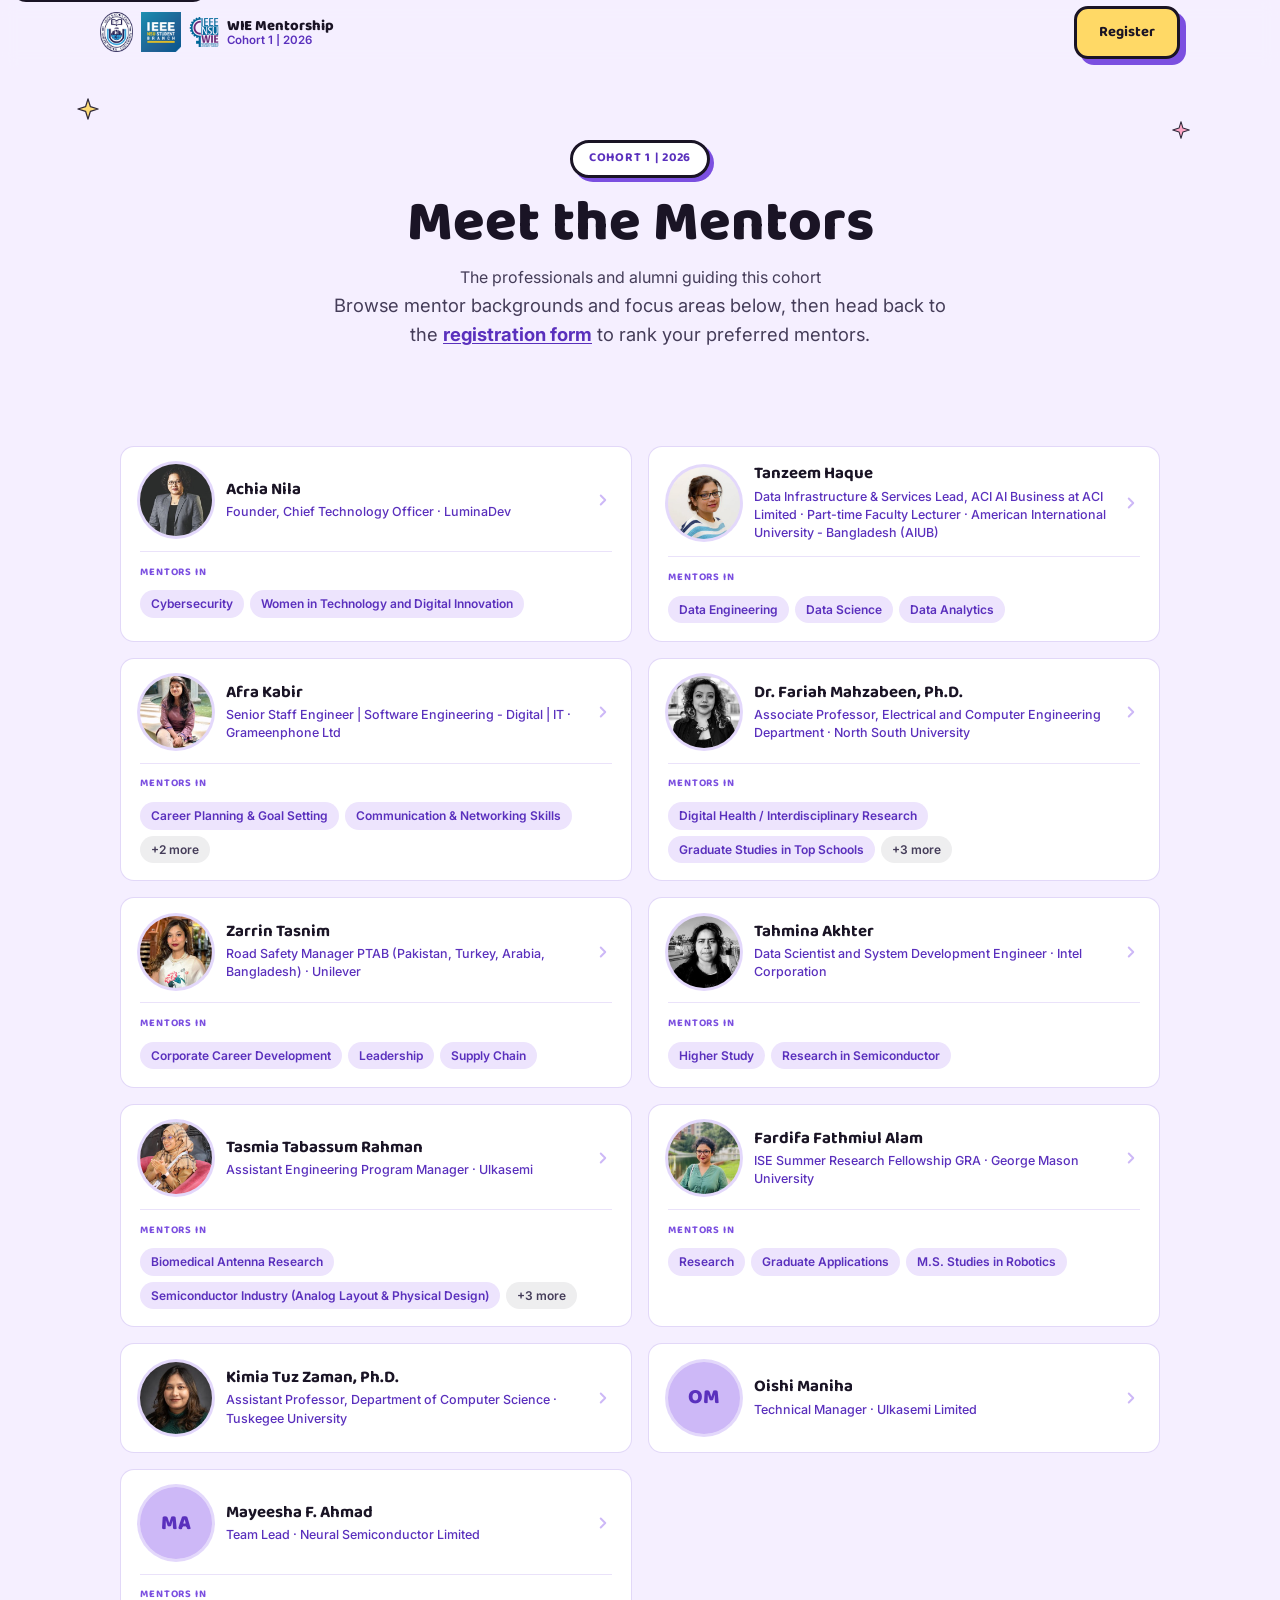
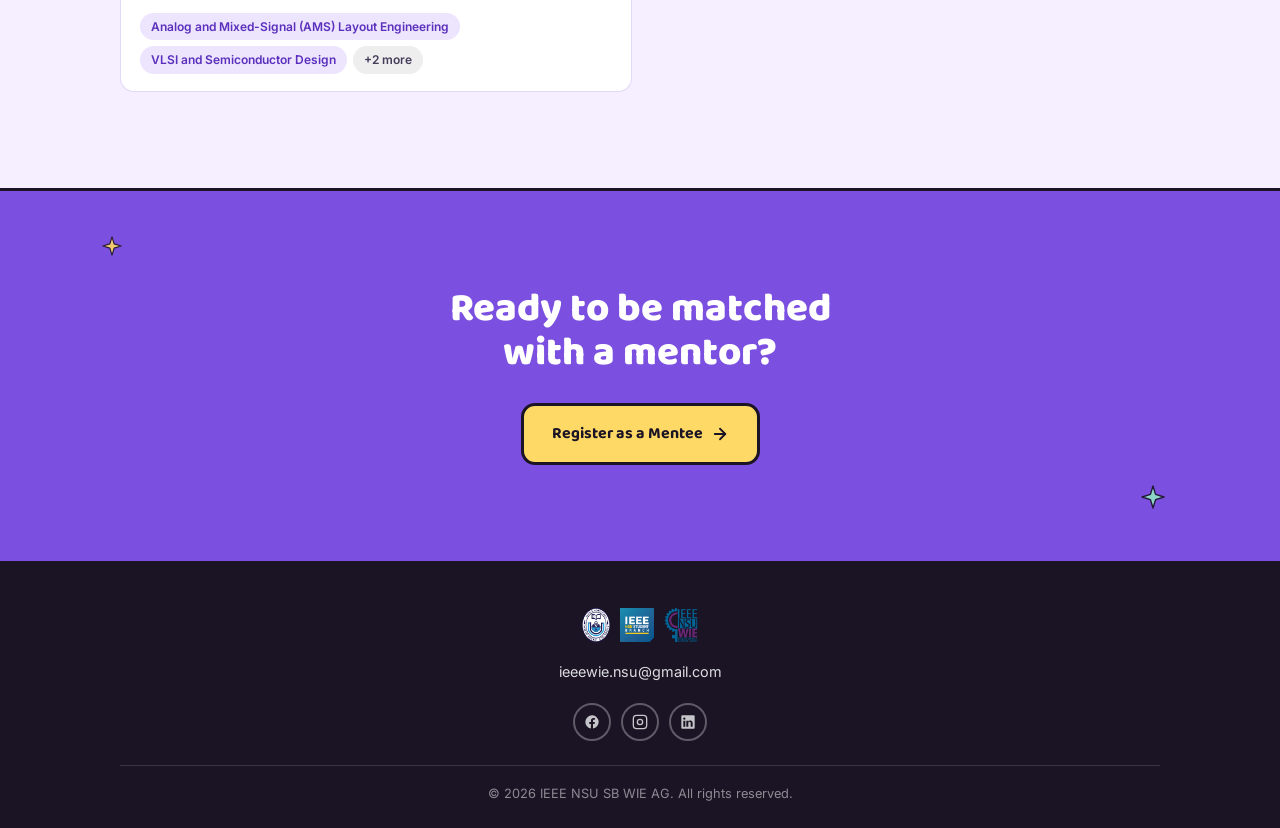
<file: mentors.html>
<!DOCTYPE html>
<html lang="en">
<head>
<meta charset="UTF-8" />
<meta name="viewport" content="width=device-width, initial-scale=1.0" />
<title>Meet the Mentors — INSB WIE Mentorship Program</title>
<meta name="description" content="Meet the mentors of the INSB WIE Mentorship Program, Cohort 1 | 2026 — a mentorship initiative by the IEEE NSU SB WIE Affinity Group for female undergraduate students at NSU." />

<link rel="icon" type="image/png" href="assets/images/favicon/favicon-96x96.png" sizes="96x96" />
<link rel="shortcut icon" href="assets/images/favicon/favicon.ico" />
<link rel="apple-touch-icon" sizes="180x180" href="assets/images/favicon/apple-touch-icon.png" />
<link rel="manifest" href="assets/images/favicon/site.webmanifest" />

<link rel="preconnect" href="https://fonts.googleapis.com" />
<link rel="preconnect" href="https://fonts.gstatic.com" crossorigin />
<link href="https://fonts.googleapis.com/css2?family=Baloo+2:wght@600;700;800&family=Inter:wght@400;500;600;700&display=swap" rel="stylesheet" />

<link rel="stylesheet" href="css/style.css" />
</head>
<body>

<a class="skip-link" href="#main">Skip to main content</a>

<!-- ============ HEADER ============ -->
<header class="site-header" id="siteHeader">
  <div class="container">
    <a href="index.html" class="brand">
        <img src="assets/images/nsu_logo.png" width="99" height="120" alt="IEEE NSU Student Branch logo" />
      <img src="assets/images/ieee-nsu-logo.png" width="120" height="120" alt="IEEE NSU Student Branch logo" />
      <img src="assets/images/wie-logo.png" width="120" height="120" alt="" aria-hidden="true" style="height:30px;" />
      <div class="brand-text">
        <strong>WIE Mentorship</strong>
        <span>Cohort 1 | 2026</span>
      </div>
    </a>
    <div class="header-actions">
      <a href="index.html#register" class="btn btn-primary header-cta">Register</a>
    </div>
  </div>
</header>

<main id="main">

  <!-- ============ MENTORS HERO ============ -->
  <section class="section mentors-hero">
    <svg class="deco deco--slow" style="top:8%; left:6%; width:22px; --rot:-8deg;" viewBox="0 0 24 24" aria-hidden="true"><path fill="#ffd966" stroke="#1a1425" stroke-width="1.4" stroke-linejoin="round" d="M12 1l2.6 8.4L23 12l-8.4 2.6L12 23l-2.6-8.4L1 12l8.4-2.6L12 1z"/></svg>
    <svg class="deco deco--fast" style="top:14%; right:7%; width:18px; --rot:10deg;" viewBox="0 0 24 24" aria-hidden="true"><path fill="#ff9fc0" stroke="#1a1425" stroke-width="1.4" stroke-linejoin="round" d="M12 1l2.6 8.4L23 12l-8.4 2.6L12 23l-2.6-8.4L1 12l8.4-2.6L12 1z"/></svg>

    <div class="container">
      <div class="section-head" data-reveal>
        <span class="eyebrow">Cohort 1 | 2026</span>
        <h1>Meet the Mentors</h1>
        <p class="section-sub">The professionals and alumni guiding this cohort</p>
        <p class="lede">Browse mentor backgrounds and focus areas below, then head back to the <a href="index.html#register">registration form</a> to rank your preferred mentors.</p>
      </div>
    </div>
  </section>

  <!-- ============ MENTOR GRID ============ -->
  <section class="section" style="padding-top:0;">
    <div class="container">
      <div class="mentor-grid" id="mentorGrid"></div>
    </div>
  </section>

  <!-- ============ FINAL CTA ============ -->
  <section class="final-cta">
    <svg class="deco deco--slow" style="top:12%; left:8%; width:20px; --rot:-8deg;" viewBox="0 0 24 24" aria-hidden="true"><path fill="#ffd966" stroke="#1a1425" stroke-width="1.4" stroke-linejoin="round" d="M12 1l2.6 8.4L23 12l-8.4 2.6L12 23l-2.6-8.4L1 12l8.4-2.6L12 1z"/></svg>
    <svg class="deco deco--fast" style="bottom:14%; right:9%; width:24px; --rot:10deg;" viewBox="0 0 24 24" aria-hidden="true"><path fill="#8fe3c7" stroke="#1a1425" stroke-width="1.4" stroke-linejoin="round" d="M12 1l2.6 8.4L23 12l-8.4 2.6L12 23l-2.6-8.4L1 12l8.4-2.6L12 1z"/></svg>

    <div class="container" data-reveal>
      <h2>Ready to be matched with a mentor?</h2>
      <a href="index.html#register" class="btn btn-primary">
        Register as a Mentee
        <svg viewBox="0 0 24 24" fill="none" stroke="currentColor" stroke-width="2.4" stroke-linecap="round" stroke-linejoin="round"><line x1="5" y1="12" x2="19" y2="12"></line><polyline points="12 5 19 12 12 19"></polyline></svg>
      </a>
    </div>
  </section>

</main>

<!-- ============ FOOTER ============ -->
<footer class="site-footer">
  <div class="container">
    <div class="footer-brand">
        <img src="assets/images/nsu_logo.png" width="99" height="120" alt="IEEE NSU Student Branch logo" />
      <img src="assets/images/ieee-nsu-logo.png" width="120" height="120" alt="IEEE NSU Student Branch logo" />
      <img src="assets/images/wie-logo.png" width="120" height="120" alt="" aria-hidden="true" />
    </div>

    <div class="footer-contact">
      <a href="mailto:ieeewie.nsu@gmail.com" class="js-contact-email">ieeewie.nsu@gmail.com</a>
    </div>

    <div class="footer-social">
      <a href="#" class="js-social-facebook" aria-label="Facebook" target="_blank" rel="noopener noreferrer">
        <svg viewBox="0 0 24 24" fill="currentColor"><path d="M22 12a10 10 0 1 0-11.6 9.9v-7H7.9V12h2.5V9.8c0-2.5 1.5-3.9 3.8-3.9 1.1 0 2.2.2 2.2.2v2.5h-1.3c-1.2 0-1.6.8-1.6 1.6V12h2.8l-.4 2.9h-2.4v7A10 10 0 0 0 22 12z"></path></svg>
      </a>
      <a href="#" class="js-social-instagram" aria-label="Instagram" target="_blank" rel="noopener noreferrer">
        <svg viewBox="0 0 24 24" fill="none" stroke="currentColor" stroke-width="2"><rect x="2" y="2" width="20" height="20" rx="5"></rect><circle cx="12" cy="12" r="4"></circle><line x1="17.5" y1="6.5" x2="17.5" y2="6.5"></line></svg>
      </a>
      <a href="#" class="js-social-linkedin" aria-label="LinkedIn" target="_blank" rel="noopener noreferrer">
        <svg viewBox="0 0 24 24" fill="currentColor"><path d="M20.5 2h-17A1.5 1.5 0 0 0 2 3.5v17A1.5 1.5 0 0 0 3.5 22h17a1.5 1.5 0 0 0 1.5-1.5v-17A1.5 1.5 0 0 0 20.5 2zM8 19H5v-9h3zM6.5 8.7A1.7 1.7 0 1 1 6.5 5.3a1.7 1.7 0 0 1 0 3.4zM19 19h-3v-4.7c0-1.1 0-2.6-1.6-2.6s-1.9 1.2-1.9 2.5V19h-3v-9h2.9v1.3h.1c.4-.8 1.4-1.6 2.9-1.6 3.1 0 3.6 2 3.6 4.6z"></path></svg>
      </a>
    </div>

    <div class="footer-bottom">© 2026 IEEE NSU SB WIE AG. All rights reserved.</div>
  </div>
</footer>

<script src="js/config.js"></script>
<script src="js/mentors.js"></script>
<script src="js/main.js"></script>
</body>
</html>
</file>
<file: css/style.css>
/* ==========================================================================
   INSB WIE Mentorship Program — Cohort 1 | 2026
   Mobile-first stylesheet. Organized by:
   Reset > Tokens > Base > Utilities > Decorations > Components > Sections > Breakpoints
   ========================================================================== */

/* ---------- Reset ---------- */
*, *::before, *::after { box-sizing: border-box; }
html, body, h1, h2, h3, h4, p, ul, ol, figure { margin: 0; padding: 0; }
ul, ol { list-style: none; }
img { max-width: 100%; display: block; }
a { color: inherit; text-decoration: none; }
button { font: inherit; color: inherit; background: none; border: none; cursor: pointer; }
html { scroll-behavior: smooth; }
body { overflow-x: hidden; }

@media (prefers-reduced-motion: reduce) {
  html { scroll-behavior: auto; }
  *, *::before, *::after {
    animation-duration: 0.01ms !important;
    animation-iteration-count: 1 !important;
    transition-duration: 0.01ms !important;
    scroll-behavior: auto !important;
  }
}

/* ---------- Design tokens ---------- */
:root {
  --bg: #f5efff;
  --bg-panel: #ece0fb;
  --purple: #7b4fe0;
  --purple-deep: #5a30bd;
  --purple-soft: #cdb8f7;
  --ink: #1a1425;
  --white: #ffffff;
  --text-body: #453d59;
  --yellow: #ffd966;
  --pink: #ff9fc0;
  --mint: #8fe3c7;
  --success: #2f8f5b;

  --font-display: "Baloo 2", "Segoe UI", system-ui, sans-serif;
  --font-body: "Inter", "Segoe UI", system-ui, sans-serif;

  --container: 1080px;
  --outline: 3px;
  --r-lg: 28px;
  --r-md: 20px;
  --r-sm: 14px;

  --shadow: 6px 6px 0 var(--purple);
  --shadow-sm: 4px 4px 0 var(--purple);
  --shadow-pressed: 2px 2px 0 var(--purple);

  --ease: cubic-bezier(0.34, 1.2, 0.4, 1);
  --header-h: 68px;
}

/* ---------- Base ---------- */
body {
  font-family: var(--font-body);
  background: var(--bg);
  color: var(--text-body);
  line-height: 1.6;
  -webkit-font-smoothing: antialiased;
}

h1, h2, h3, h4 {
  font-family: var(--font-display);
  color: var(--ink);
  line-height: 1.1;
  font-weight: 700;
}

h1 { font-size: clamp(2.1rem, 8vw, 3.6rem); font-weight: 800; }
h2 { font-size: clamp(1.6rem, 6vw, 2.5rem); font-weight: 800; }
h3 { font-size: 1.15rem; font-weight: 700; }

p { color: var(--text-body); }

.lede {
  font-size: clamp(1rem, 3.6vw, 1.15rem);
  color: var(--text-body);
  max-width: 56ch;
  margin-inline: auto;
}

.lede a {
  color: var(--purple-deep);
  font-weight: 700;
  text-decoration: underline;
  text-underline-offset: 2px;
}

a:focus-visible,
button:focus-visible,
[tabindex]:focus-visible {
  outline: 3px solid var(--purple-deep);
  outline-offset: 3px;
  border-radius: 4px;
}

.skip-link {
  position: absolute;
  top: -48px;
  left: 12px;
  z-index: 300;
  background: var(--ink);
  color: #fff;
  padding: 12px 18px;
  border-radius: var(--r-sm);
  font-weight: 700;
  transition: top 200ms var(--ease);
}
.skip-link:focus { top: 12px; }

/* ---------- Utilities ---------- */
.container {
  width: 100%;
  max-width: var(--container);
  margin-inline: auto;
  padding-inline: 20px;
}

.section {
  padding-block: clamp(48px, 10vw, 96px);
  position: relative;
}

/* Keeps the sticky header from covering the top of a section jumped to via #anchor. */
[id] { scroll-margin-top: calc(var(--header-h) + 8px); }

.section-head {
  text-align: center;
  max-width: 620px;
  margin-inline: auto;
  margin-bottom: clamp(32px, 7vw, 56px);
}

.eyebrow {
  display: inline-flex;
  align-items: center;
  gap: 8px;
  font-family: var(--font-display);
  font-size: 0.78rem;
  font-weight: 700;
  letter-spacing: 0.06em;
  text-transform: uppercase;
  color: var(--purple-deep);
  background: var(--white);
  border: var(--outline) solid var(--ink);
  padding: 6px 16px;
  border-radius: 999px;
  margin-bottom: 14px;
  box-shadow: var(--shadow-sm);
}

.section-sub {
  color: var(--text-body);
  margin-top: 10px;
}

.visually-hidden {
  position: absolute;
  width: 1px; height: 1px;
  overflow: hidden;
  clip: rect(0 0 0 0);
  white-space: nowrap;
}

/* ---------- Buttons ---------- */
.btn {
  display: inline-flex;
  align-items: center;
  justify-content: center;
  gap: 8px;
  font-family: var(--font-display);
  font-weight: 700;
  font-size: 1rem;
  padding: 15px 28px;
  border-radius: var(--r-sm);
  border: var(--outline) solid var(--ink);
  transition: transform 160ms var(--ease), box-shadow 160ms var(--ease);
  white-space: nowrap;
}

.btn-primary {
  background: var(--yellow);
  color: var(--ink);
  box-shadow: var(--shadow);
}

.btn-primary:hover {
  transform: translate(-2px, -2px);
  box-shadow: 8px 8px 0 var(--purple);
}

.btn-primary:active {
  transform: translate(2px, 2px);
  box-shadow: var(--shadow-pressed);
}

.btn-ghost {
  background: var(--white);
  color: var(--purple-deep);
  box-shadow: var(--shadow-sm);
}

.btn-ghost:hover {
  transform: translate(-2px, -2px);
  box-shadow: 6px 6px 0 var(--purple);
}

.btn-ghost:active {
  transform: translate(2px, 2px);
  box-shadow: var(--shadow-pressed);
}

.btn-block { width: 100%; }
.btn svg { width: 18px; height: 18px; flex-shrink: 0; }

/* ---------- Header ---------- */
.site-header {
  position: sticky;
  top: 0;
  z-index: 100;
  height: var(--header-h);
  display: flex;
  align-items: center;
  background: rgba(245, 239, 255, 0.88);
  backdrop-filter: blur(8px);
  border-bottom: var(--outline) solid transparent;
  transition: border-color 200ms var(--ease), background 200ms var(--ease);
}

.site-header.is-scrolled {
  border-bottom-color: var(--ink);
  background: rgba(245, 239, 255, 0.97);
}

.site-header .container {
  display: flex;
  align-items: center;
  justify-content: space-between;
  gap: 12px;
}

/* The brand used to be `flex: 1 1 auto` with `overflow: hidden`, which made it the only
   element in the header that could give way. Because the logos are flex-shrink: 0, they
   didn't scale down — they were simply clipped by the overflow, so on a 375px phone the
   logo strip lost pixels while both CTAs kept their full desktop width. The logos are the
   identity here: they never shrink and never clip. What yields, in order, is the secondary
   CTA, then the brand text. */
.brand {
  display: flex;
  align-items: center;
  gap: 8px;
  min-width: 0;
  flex: 0 1 auto;
}

.brand img {
  height: 34px;
  width: auto;
  flex-shrink: 0;
}

/* Hidden on the narrowest phones (see the 360px breakpoint): below that the logo strip
   plus Register already fills the bar, and the report's priority is logos over wordmark. */
.brand-text {
  display: none;
  min-width: 0;
  line-height: 1.05;
}

.brand-text strong {
  display: block;
  font-family: var(--font-display);
  font-size: 0.82rem;
  font-weight: 800;
  color: var(--ink);
  white-space: nowrap;
  overflow: hidden;
  text-overflow: ellipsis;
}

.brand-text span {
  display: block;
  font-size: 0.66rem;
  color: var(--purple-deep);
  font-weight: 600;
  white-space: nowrap;
  overflow: hidden;
  text-overflow: ellipsis;
}

.header-actions {
  display: flex;
  align-items: center;
  gap: 8px;
  flex-shrink: 0;
}

.header-cta {
  flex-shrink: 0;
  padding: 10px 16px;
  font-size: 0.86rem;
}

/* The second CTA is what gives way first on small screens — deliberately kept as a
   display toggle rather than letting the buttons squash, since a shrunken button with
   ellipsised text is worse than no button. Restored at 480px. */
.header-cta-secondary {
  display: none;
}

/* ---------- Decorative elements ---------- */
.deco {
  position: absolute;
  pointer-events: none;
  z-index: 0;
  opacity: 0.9;
  animation: float 6s ease-in-out infinite;
}

.deco--slow { animation-duration: 8s; }
.deco--fast { animation-duration: 4.5s; }
.deco--spin { animation: float-spin 10s ease-in-out infinite; }

@keyframes float {
  0%, 100% { transform: translateY(0) rotate(var(--rot, 0deg)); }
  50% { transform: translateY(-14px) rotate(var(--rot, 0deg)); }
}

@keyframes float-spin {
  0%, 100% { transform: translateY(0) rotate(var(--rot, 0deg)); }
  50% { transform: translateY(-10px) rotate(calc(var(--rot, 0deg) + 12deg)); }
}

@media (prefers-reduced-motion: reduce) {
  .deco { animation: none; }
}

/* ---------- Reveal ---------- */
[data-reveal] {
  opacity: 0;
  transform: translateY(22px);
  transition: opacity 620ms var(--ease), transform 620ms var(--ease);
  transition-delay: var(--reveal-delay, 0ms);
}

[data-reveal].is-visible {
  opacity: 1;
  transform: translateY(0);
}

@media (prefers-reduced-motion: reduce) {
  [data-reveal] { opacity: 1; transform: none; transition: none; }
}

/* ---------- Card base (thick outline + offset shadow) ---------- */
.panel {
  background: var(--white);
  border: var(--outline) solid var(--ink);
  border-radius: var(--r-md);
  box-shadow: var(--shadow);
}

/* ---------- Hero ---------- */
.hero {
  position: relative;
  padding-block: clamp(48px, 12vw, 96px) clamp(56px, 12vw, 96px);
  text-align: center;
  overflow: hidden;
}

.hero .container {
  position: relative;
  z-index: 1;
}

.hero-lockup {
  display: inline-flex;
  align-items: center;
  gap: 10px;
  background: var(--white);
  border: var(--outline) solid var(--ink);
  border-radius: 999px;
  padding: 8px 18px 8px 8px;
  box-shadow: var(--shadow-sm);
  margin-bottom: 24px;
}

.hero-lockup img { height: 30px; width: auto; }

.hero-lockup span {
  font-family: var(--font-display);
  font-weight: 700;
  font-size: 0.8rem;
  color: var(--ink);
}

.hero h1 {
  margin-bottom: 14px;
}

.hero h1 .accent {
  color: var(--purple-deep);
}

.hero-cohort {
  display: inline-block;
  font-family: var(--font-display);
  font-weight: 700;
  font-size: 0.95rem;
  color: var(--ink);
  background: var(--mint);
  border: var(--outline) solid var(--ink);
  padding: 6px 18px;
  border-radius: 999px;
  transform: rotate(-2deg);
  box-shadow: var(--shadow-sm);
  margin-bottom: 20px;
}

.hero-theme {
  display: inline-block;
  font-family: var(--font-display);
  font-weight: 800;
  font-size: clamp(1.3rem, 5.5vw, 1.9rem);
  color: var(--white);
  background: var(--purple);
  border: var(--outline) solid var(--ink);
  padding: 8px 26px;
  border-radius: var(--r-sm);
  transform: rotate(1.5deg);
  box-shadow: var(--shadow);
  margin-bottom: 22px;
}

.hero-tagline {
  font-family: var(--font-display);
  font-weight: 700;
  font-size: clamp(1.05rem, 4vw, 1.3rem);
  color: var(--purple-deep);
  margin-bottom: 16px;
}

.hero .lede { margin-bottom: 32px; }

.hero-actions {
  display: flex;
  justify-content: center;
}

/* ---------- Program highlights ---------- */
.highlight-grid {
  display: grid;
  grid-template-columns: 1fr;
  gap: 20px;
}

.highlight-card {
  padding: 26px 22px;
  text-align: center;
  transition: transform 220ms var(--ease), box-shadow 220ms var(--ease);
}

.highlight-card:hover {
  transform: translate(-3px, -3px);
  box-shadow: 9px 9px 0 var(--purple);
}

.icon-badge {
  display: inline-flex;
  align-items: center;
  justify-content: center;
  width: 56px;
  height: 56px;
  border-radius: 50%;
  border: var(--outline) solid var(--ink);
  margin-bottom: 16px;
}

.icon-badge svg { width: 26px; height: 26px; }

.highlight-card:nth-child(1) .icon-badge { background: var(--yellow); }
.highlight-card:nth-child(2) .icon-badge { background: var(--pink); }
.highlight-card:nth-child(3) .icon-badge { background: var(--mint); }
.highlight-card:nth-child(4) .icon-badge { background: var(--purple-soft); }

.highlight-card h3 { margin-bottom: 6px; }
.highlight-card p { font-size: 0.92rem; margin: 0; }

/* ---------- Gains ---------- */
.gain-grid {
  display: grid;
  grid-template-columns: 1fr;
  gap: 16px;
}

.gain-card {
  display: flex;
  align-items: flex-start;
  gap: 14px;
  padding: 20px;
  transition: transform 220ms var(--ease), box-shadow 220ms var(--ease);
}

.gain-card:hover {
  transform: translate(-2px, -2px);
  box-shadow: 8px 8px 0 var(--purple);
}

.gain-card .icon-badge {
  width: 44px;
  height: 44px;
  flex-shrink: 0;
  margin-bottom: 0;
}

.gain-card .icon-badge svg { width: 20px; height: 20px; }

.gain-card h3 { font-size: 1rem; margin-bottom: 4px; }
.gain-card p { font-size: 0.88rem; margin: 0; }

.gain-card:nth-child(6n+1) .icon-badge { background: var(--yellow); }
.gain-card:nth-child(6n+2) .icon-badge { background: var(--pink); }
.gain-card:nth-child(6n+3) .icon-badge { background: var(--mint); }
.gain-card:nth-child(6n+4) .icon-badge { background: var(--purple-soft); }
.gain-card:nth-child(6n+5) .icon-badge { background: var(--yellow); }
.gain-card:nth-child(6n+6) .icon-badge { background: var(--pink); }

/* ---------- How it works ---------- */
.steps {
  display: grid;
  grid-template-columns: 1fr;
  gap: 20px;
  position: relative;
}

.step-card {
  display: flex;
  gap: 16px;
  align-items: flex-start;
  padding: 22px;
}

.step-num {
  flex-shrink: 0;
  display: flex;
  align-items: center;
  justify-content: center;
  width: 52px;
  height: 52px;
  border-radius: 50%;
  border: var(--outline) solid var(--ink);
  background: var(--purple);
  color: #fff;
  font-family: var(--font-display);
  font-weight: 800;
  font-size: 1.05rem;
  box-shadow: var(--shadow-sm);
}

.step-card:nth-child(2n) .step-num { background: var(--pink); color: var(--ink); }
.step-card:nth-child(3n) .step-num { background: var(--yellow); color: var(--ink); }
.step-card:nth-child(4n) .step-num { background: var(--mint); color: var(--ink); }

.step-body h3 { margin-bottom: 4px; }
.step-body p { font-size: 0.9rem; margin: 0; }

.step-connector {
  display: none;
}

/* ---------- Registration ---------- */
.register-section { position: relative; }

.register-panel {
  position: relative;
  padding: clamp(28px, 6vw, 48px) clamp(18px, 5vw, 40px);
  text-align: center;
  z-index: 1;
}

.register-panel h2 { margin-bottom: 8px; }

.register-panel .section-sub {
  font-family: var(--font-display);
  font-weight: 700;
  color: var(--purple-deep);
  font-size: 1.05rem;
}

.register-panel .lede { margin-top: 14px; margin-bottom: 28px; }

.reg-form {
  max-width: 640px;
  margin-inline: auto;
  text-align: left;
}

.form-section {
  border: var(--outline) solid var(--ink);
  border-radius: var(--r-md);
  background: var(--bg-panel);
  box-shadow: var(--shadow-sm);
  padding: 20px clamp(16px, 4vw, 28px) 24px;
  margin-bottom: 24px;
}

.form-section legend {
  font-family: var(--font-display);
  font-weight: 800;
  font-size: 1rem;
  color: var(--purple-deep);
  background: var(--white);
  border: var(--outline) solid var(--ink);
  border-radius: 999px;
  padding: 5px 16px;
  margin-bottom: 16px;
  margin-inline-start: -4px;
}

.form-field { margin-bottom: 18px; }
.form-field:last-child { margin-bottom: 0; }

.form-field label,
.form-field-label {
  display: block;
  font-weight: 700;
  color: var(--ink);
  font-size: 0.92rem;
  margin-bottom: 8px;
}

.req { color: var(--purple-deep); }

.form-field input[type="text"],
.form-field input[type="email"],
.form-field select,
.form-field textarea {
  width: 100%;
  font: inherit;
  /* Exactly 1rem/16px, and not a hair under. iOS Safari zooms the whole page in on any
     focused form control smaller than 16px and does not zoom back out, so 0.94rem (15px)
     made the page lurch sideways on every single field of a long form. This is the one
     font size on the site that is a functional constraint rather than a design choice. */
  font-size: 1rem;
  color: var(--ink);
  background: var(--white);
  border: var(--outline) solid var(--ink);
  border-radius: var(--r-sm);
  padding: 11px 14px;
  transition: box-shadow 160ms var(--ease), transform 160ms var(--ease);
}

.form-field textarea { resize: vertical; min-height: 90px; }

.form-field input:focus-visible,
.form-field select:focus-visible,
.form-field textarea:focus-visible {
  outline: none;
  box-shadow: var(--shadow-sm);
  transform: translate(-1px, -1px);
}

.other-input { margin-top: 10px; }

.field-hint {
  font-size: 0.8rem;
  color: var(--text-body);
  margin-top: 6px;
}

.field-hint a {
  color: var(--purple-deep);
  font-weight: 700;
  text-decoration: underline;
  text-underline-offset: 2px;
}

.field-error {
  font-size: 0.82rem;
  font-weight: 700;
  color: #c23a5e;
  margin-top: 8px;
}

.is-hidden { display: none !important; }

/* Chip-style checkboxes / radios */
.checkbox-grid,
.radio-grid {
  display: flex;
  flex-wrap: wrap;
  gap: 8px;
}

.chip {
  position: relative;
  display: inline-flex;
  align-items: center;
  cursor: pointer;
}

.chip input {
  position: absolute;
  inset: 0;
  opacity: 0;
  margin: 0;
  cursor: pointer;
}

.chip span {
  display: inline-flex;
  align-items: center;
  font-size: 0.85rem;
  font-weight: 600;
  color: var(--ink);
  background: var(--white);
  border: var(--outline) solid var(--ink);
  border-radius: 999px;
  padding: 8px 16px;
  transition: transform 140ms var(--ease), box-shadow 140ms var(--ease), background 140ms var(--ease), color 140ms var(--ease);
}

.chip input:checked + span {
  background: var(--purple);
  color: var(--white);
  box-shadow: var(--shadow-pressed);
}

.chip input:focus-visible + span {
  outline: 3px solid var(--purple-deep);
  outline-offset: 2px;
}

/* Marks a required single-choice group the applicant skipped. The chips carry the
   highlight because the inputs themselves are opacity:0 — there is no control to outline,
   and the group as a whole is what's missing an answer. */
.radio-grid[aria-invalid="true"] .chip span {
  border-color: #c23a5e;
  background: #fff5f8;
}

.chip:hover span { transform: translate(-1px, -1px); }

.form-field input[type="file"] {
  font-size: 0.86rem;
  width: 100%;
}

.form-field input[type="file"]::file-selector-button {
  font-family: var(--font-display);
  font-weight: 700;
  font-size: 0.84rem;
  color: var(--ink);
  background: var(--yellow);
  border: var(--outline) solid var(--ink);
  border-radius: var(--r-sm);
  padding: 9px 16px;
  margin-right: 12px;
  cursor: pointer;
  transition: transform 140ms var(--ease), box-shadow 140ms var(--ease);
}

.form-field input[type="file"]::file-selector-button:hover {
  transform: translate(-1px, -1px);
  box-shadow: var(--shadow-sm);
}

.form-submit { margin-top: 8px; }

/* Submit progress. A CV upload can take 20s+ on a slow mobile connection; without visible
   movement applicants assume the form has frozen and submit again. */
.form-progress { margin-top: 16px; }

/* Always indeterminate — a real percentage isn't obtainable against an Apps Script Web App
   (see the "Submit progress" comment in js/form.js). A moving barber-pole says "still
   working" without claiming to know how far along it is. */
.form-progress-track {
  height: 20px;
  background: var(--white);
  border: var(--outline) solid var(--ink);
  border-radius: var(--r-sm);
  overflow: hidden;
  background-image: repeating-linear-gradient(
    -45deg,
    var(--purple) 0 10px,
    var(--purple-deep) 10px 20px
  );
  background-size: 28px 100%;
  animation: form-progress-stripes 700ms linear infinite;
}

@keyframes form-progress-stripes {
  to { background-position: 28px 0; }
}

/* With animation suppressed the stripes freeze, and a full, static bar reads as "finished"
   — worse than showing nothing. Drop the bar and let the elapsed-time label do the work. */
@media (prefers-reduced-motion: reduce) {
  .form-progress-track { display: none; }
  .form-progress-label { margin-top: 0; }
}

.form-progress-label {
  margin-top: 10px;
  font-size: 0.82rem;
  font-weight: 700;
  text-align: center;
  color: var(--text-body);
}

.form-status {
  margin-top: 14px;
  font-size: 0.88rem;
  font-weight: 700;
  text-align: center;
  min-height: 1.2em;
}

.form-status.is-success { color: var(--success); }
.form-status.is-error { color: #c23a5e; }

.btn[disabled] {
  opacity: 0.6;
  cursor: not-allowed;
  pointer-events: none;
}

.form-help {
  margin-top: 16px;
  font-size: 0.88rem;
  text-align: center;
}

.form-help a {
  color: var(--purple-deep);
  font-weight: 700;
  text-decoration: underline;
  text-underline-offset: 3px;
}

/* ---------- Mentors page ---------- */
.mentors-hero {
  padding-block: clamp(40px, 9vw, 72px) clamp(24px, 6vw, 40px);
  text-align: center;
}

.mentor-grid {
  display: grid;
  grid-template-columns: minmax(0, 1fr);
  gap: 16px;
}

@media (min-width: 640px) {
  .mentor-grid { grid-template-columns: repeat(2, minmax(0, 1fr)); }
}

.mentor-card {
  display: flex;
  flex-direction: column;
  background: var(--white);
  border: 1px solid rgba(123, 79, 224, 0.22);
  border-radius: 14px;
  padding: 1.1rem 1.2rem;
  transition: border-color 160ms var(--ease), background-color 160ms var(--ease);
}

.mentor-card:hover {
  border-color: var(--purple);
  background: #faf7ff;
}

.mentor-card:focus-visible {
  outline: 2px solid var(--purple-deep);
  outline-offset: 2px;
}

.mentor-card-identity {
  display: flex;
  align-items: center;
  gap: 14px;
}

.mentor-card-avatar {
  flex-shrink: 0;
  width: 72px;
  height: 72px;
  border-radius: 50%;
  overflow: hidden;
  background: var(--bg-panel);
  box-shadow: 0 0 0 3px rgba(205, 184, 247, 0.55);
  transition: box-shadow 160ms var(--ease);
}

.mentor-card:hover .mentor-card-avatar {
  box-shadow: 0 0 0 3px var(--purple-soft);
}

.mentor-card-avatar img {
  width: 100%;
  height: 100%;
  object-fit: cover;
}

.mentor-card-avatar--placeholder {
  display: flex;
  align-items: center;
  justify-content: center;
  width: 100%;
  height: 100%;
  font-family: var(--font-display);
  font-weight: 800;
  font-size: 1.3rem;
  color: var(--purple-deep);
  background: var(--purple-soft);
}

.mentor-card-info { min-width: 0; }

.mentor-card-name {
  font-family: var(--font-display);
  font-size: 1.05rem;
  font-weight: 700;
  line-height: 1.2;
  color: var(--ink);
  white-space: nowrap;
  overflow: hidden;
  text-overflow: ellipsis;
}

.mentor-card-role {
  font-size: 0.78rem;
  font-weight: 500;
  line-height: 1.45;
  color: var(--purple-deep);
  margin-top: 3px;
}

.mentor-card-go {
  flex-shrink: 0;
  margin-left: auto;
  width: 18px;
  height: 18px;
  color: var(--purple-soft);
  transition: transform 160ms var(--ease), color 160ms var(--ease);
}

.mentor-card:hover .mentor-card-go {
  color: var(--purple);
  transform: translateX(3px);
}

.mentor-card-divider {
  border: none;
  border-top: 1px solid rgba(123, 79, 224, 0.16);
  margin: 0.9rem 0 0.8rem;
}

.mentor-card-areas-label {
  font-family: var(--font-display);
  font-size: 0.66rem;
  font-weight: 700;
  text-transform: uppercase;
  letter-spacing: 0.08em;
  color: var(--purple);
  margin-bottom: 9px;
}

.mentor-card-pills {
  display: flex;
  flex-wrap: wrap;
  gap: 6px;
}

.mentor-pill {
  display: inline-flex;
  align-items: center;
  font-size: 0.75rem;
  font-weight: 600;
  color: var(--purple-deep);
  background: #ede4fd;
  border-radius: 999px;
  padding: 4px 11px;
}

.mentor-pill--more {
  color: var(--text-body);
  background: rgba(26, 20, 37, 0.07);
}

/* ---------- Mentor detail page ---------- */
.mentor-profile {
  width: 100%;
  max-width: 1040px;
  margin-inline: auto;
  padding-inline: 20px;
}

.mentor-detail-back {
  display: inline-flex;
  align-items: center;
  gap: 6px;
  /* 13px text on its own left a 21px-tall tap target — under the 24px minimum, and well
     under the 44px iOS asks for. min-height grows the target to 44px and the padding keeps
     it from collapsing if the text ever wraps; the pulled-in margins cancel the extra
     height out again, so the link's text stays where it already sat on the page. */
  min-height: 44px;
  padding: 10px 0;
  margin-top: -10px;
  margin-bottom: 16px;
  font-size: 13px;
  font-weight: 500;
  color: var(--text-body);
  border-radius: 4px;
}

.mentor-detail-back:hover { color: var(--ink); }
.mentor-detail-back svg { width: 14px; height: 14px; }

/* Hero */
.mentor-hero {
  display: flex;
  flex-direction: column;
  align-items: flex-start;
  gap: 18px;
  padding-bottom: 28px;
  border-bottom: 1px solid rgba(123, 79, 224, 0.16);
}

.mentor-hero-avatar {
  flex-shrink: 0;
  width: 96px;
  height: 96px;
  border-radius: 50%;
  overflow: hidden;
  background: var(--bg-panel);
  box-shadow: 0 0 0 3px rgba(205, 184, 247, 0.55);
}

.mentor-hero-avatar img {
  width: 100%;
  height: 100%;
  object-fit: cover;
}

.mentor-hero-avatar--placeholder {
  display: flex;
  align-items: center;
  justify-content: center;
  width: 100%;
  height: 100%;
  font-family: var(--font-display);
  font-weight: 800;
  font-size: 1.9rem;
  color: var(--purple-deep);
  background: var(--purple-soft);
}

.mentor-hero-info {
  min-width: 0;
  width: 100%;
}

.mentor-hero-name {
  font-family: var(--font-body);
  font-size: 22px;
  font-weight: 500;
  line-height: 1.25;
  color: var(--ink);
}

.mentor-hero-role {
  font-size: 14px;
  line-height: 1.5;
  color: var(--text-body);
  margin-top: 4px;
}

/* Two-column body */
.mentor-body {
  display: grid;
  grid-template-columns: minmax(0, 1fr);
  gap: 32px;
  padding-top: 28px;
  align-items: start;
}

.mentor-section-heading {
  font-family: var(--font-body);
  font-size: 14px;
  font-weight: 500;
  text-transform: uppercase;
  letter-spacing: 0.03em;
  color: var(--text-body);
  margin-bottom: 8px;
}

.mentor-about-text {
  font-size: 14px;
  line-height: 1.6;
  color: var(--ink);
  margin-bottom: 14px;
}

.mentor-about-text:last-child { margin-bottom: 0; }

.mentor-side {
  display: flex;
  flex-direction: column;
  gap: 20px;
}

.mentor-side-heading {
  font-family: var(--font-body);
  font-size: 11px;
  font-weight: 500;
  text-transform: uppercase;
  letter-spacing: 0.03em;
  color: var(--text-body);
  margin-bottom: 8px;
}

.mentor-side-pills {
  display: flex;
  flex-wrap: wrap;
  gap: 6px;
}

.mentor-edu-item {
  display: flex;
  flex-direction: column;
  margin-bottom: 10px;
}

.mentor-edu-item:last-child { margin-bottom: 0; }

.mentor-edu-degree {
  font-size: 13px;
  font-weight: 500;
  color: var(--ink);
  line-height: 1.35;
}

.mentor-edu-school {
  font-size: 12px;
  color: var(--text-body);
  margin-top: 1px;
}

.mentor-glance-row {
  display: flex;
  align-items: baseline;
  justify-content: space-between;
  gap: 12px;
  font-size: 13px;
  margin-bottom: 6px;
}

.mentor-glance-row:last-child { margin-bottom: 0; }

.mentor-glance-label { color: var(--text-body); }

.mentor-glance-value {
  color: var(--ink);
  text-align: right;
}

.mentor-not-found {
  text-align: center;
  padding-block: 24px;
}

@media (min-width: 768px) {
  .mentor-hero {
    flex-direction: row;
    align-items: center;
    gap: 22px;
  }

  .mentor-body {
    grid-template-columns: 2fr 1fr;
    gap: 44px;
  }
}

/* ---------- FAQ ---------- */
.faq-list {
  max-width: 700px;
  margin-inline: auto;
  display: flex;
  flex-direction: column;
  gap: 14px;
}

.faq-item {
  border: var(--outline) solid var(--ink);
  border-radius: var(--r-sm);
  background: var(--white);
  box-shadow: var(--shadow-sm);
  overflow: hidden;
  transition: box-shadow 200ms var(--ease);
}

.faq-item.is-open {
  box-shadow: var(--shadow);
}

.faq-question {
  width: 100%;
  display: flex;
  align-items: center;
  justify-content: space-between;
  gap: 14px;
  padding: 18px 20px;
  text-align: left;
  font-family: var(--font-display);
  font-weight: 700;
  font-size: 0.98rem;
  color: var(--ink);
}

.faq-question .plus {
  flex-shrink: 0;
  width: 28px;
  height: 28px;
  display: flex;
  align-items: center;
  justify-content: center;
  border-radius: 50%;
  border: 2px solid var(--ink);
  background: var(--yellow);
  position: relative;
  transition: transform 220ms var(--ease), background 220ms var(--ease);
}

.faq-question .plus::before,
.faq-question .plus::after {
  content: "";
  position: absolute;
  background: var(--ink);
}

.faq-question .plus::before { width: 12px; height: 2px; }
.faq-question .plus::after { width: 2px; height: 12px; }

.faq-item.is-open .faq-question .plus {
  background: var(--purple);
  transform: rotate(180deg);
}

.faq-item.is-open .faq-question .plus::after { opacity: 0; }

.faq-answer {
  display: grid;
  grid-template-rows: 0fr;
  transition: grid-template-rows 260ms cubic-bezier(0.4, 0, 0.2, 1);
}

.faq-answer-inner { overflow: hidden; }

.faq-answer p {
  padding: 0 20px 18px;
  font-size: 0.92rem;
}

.faq-item.is-open .faq-answer { grid-template-rows: 1fr; }

/* ---------- Final CTA ---------- */
.final-cta {
  position: relative;
  background: var(--purple);
  border-block: var(--outline) solid var(--ink);
  text-align: center;
  overflow: hidden;
  padding-block: clamp(56px, 12vw, 96px);
}

.final-cta .container { position: relative; z-index: 1; }

.final-cta h2 {
  color: #fff;
  max-width: 18ch;
  margin-inline: auto;
  margin-bottom: 28px;
}

/* ---------- Footer ---------- */
.site-footer {
  background: var(--ink);
  color: rgba(255, 255, 255, 0.75);
  padding-block: 44px 24px;
  text-align: center;
}

.footer-brand {
  display: inline-flex;
  align-items: center;
  gap: 10px;
  margin-bottom: 18px;
}

/* width:auto matters here: the markup carries width/height attributes to reserve space
   and stop the footer jumping as the logos load, and without this the attribute width
   wins and every logo is squashed to 120x34. Same reason .brand img has it. */
.footer-brand img { height: 34px; width: auto; }

.footer-brand strong {
  font-family: var(--font-display);
  color: #fff;
  font-size: 0.95rem;
}

.footer-contact {
  display: flex;
  flex-direction: column;
  gap: 6px;
  margin-bottom: 20px;
  font-size: 0.9rem;
}

.footer-contact a { color: rgba(255, 255, 255, 0.85); }
.footer-contact a:hover { color: var(--yellow); }

.footer-social {
  display: flex;
  justify-content: center;
  gap: 10px;
  margin-bottom: 24px;
}

.footer-social a {
  display: flex;
  align-items: center;
  justify-content: center;
  width: 38px;
  height: 38px;
  border-radius: 50%;
  border: 2px solid rgba(255, 255, 255, 0.3);
  transition: background 200ms var(--ease), border-color 200ms var(--ease);
}

.footer-social a:hover {
  background: var(--yellow);
  border-color: var(--yellow);
  color: var(--ink);
}

.footer-social svg { width: 16px; height: 16px; }

.footer-bottom {
  font-size: 0.8rem;
  color: rgba(255, 255, 255, 0.5);
  border-top: 1px solid rgba(255, 255, 255, 0.14);
  padding-top: 18px;
}

/* ==========================================================================
   Breakpoints (mobile-first — base styles above are the 360px baseline)
   ========================================================================== */

/* Logo strip (108px) + Register (94px) + gaps leaves ~106px here — enough for the
   wordmark to render without ellipsis. */
@media (min-width: 360px) {
  .brand-text { display: block; }
}

@media (min-width: 480px) {
  .highlight-grid { grid-template-columns: 1fr 1fr; }
  .steps { grid-template-columns: 1fr 1fr; }

  /* Room for both CTAs alongside the logos and wordmark from here up. */
  .header-cta-secondary { display: inline-flex; }
}

@media (min-width: 640px) {
  .gain-grid { grid-template-columns: 1fr 1fr; }
  .hero-actions { gap: 16px; }
}

@media (min-width: 768px) {
  .brand-text strong { font-size: 0.92rem; }
  .brand-text span { font-size: 0.72rem; }
  .brand img { height: 40px; }
  .header-cta { padding: 12px 22px; font-size: 0.92rem; }
}

@media (min-width: 1024px) {
  .highlight-grid { grid-template-columns: repeat(4, 1fr); }
  .gain-grid { grid-template-columns: repeat(3, 1fr); }

  .steps {
    grid-template-columns: repeat(4, 1fr);
    gap: 24px;
  }

  .step-card {
    flex-direction: column;
    text-align: center;
    align-items: center;
  }

  .step-connector {
    display: block;
    position: absolute;
    top: 26px;
    left: 12.5%;
    right: 12.5%;
    height: 3px;
    background-image: repeating-linear-gradient(to right, var(--ink) 0 10px, transparent 10px 18px);
    z-index: 0;
  }
}

@media (min-width: 1180px) {
  .site-header .container { padding-inline: 0; }
}
</file>
